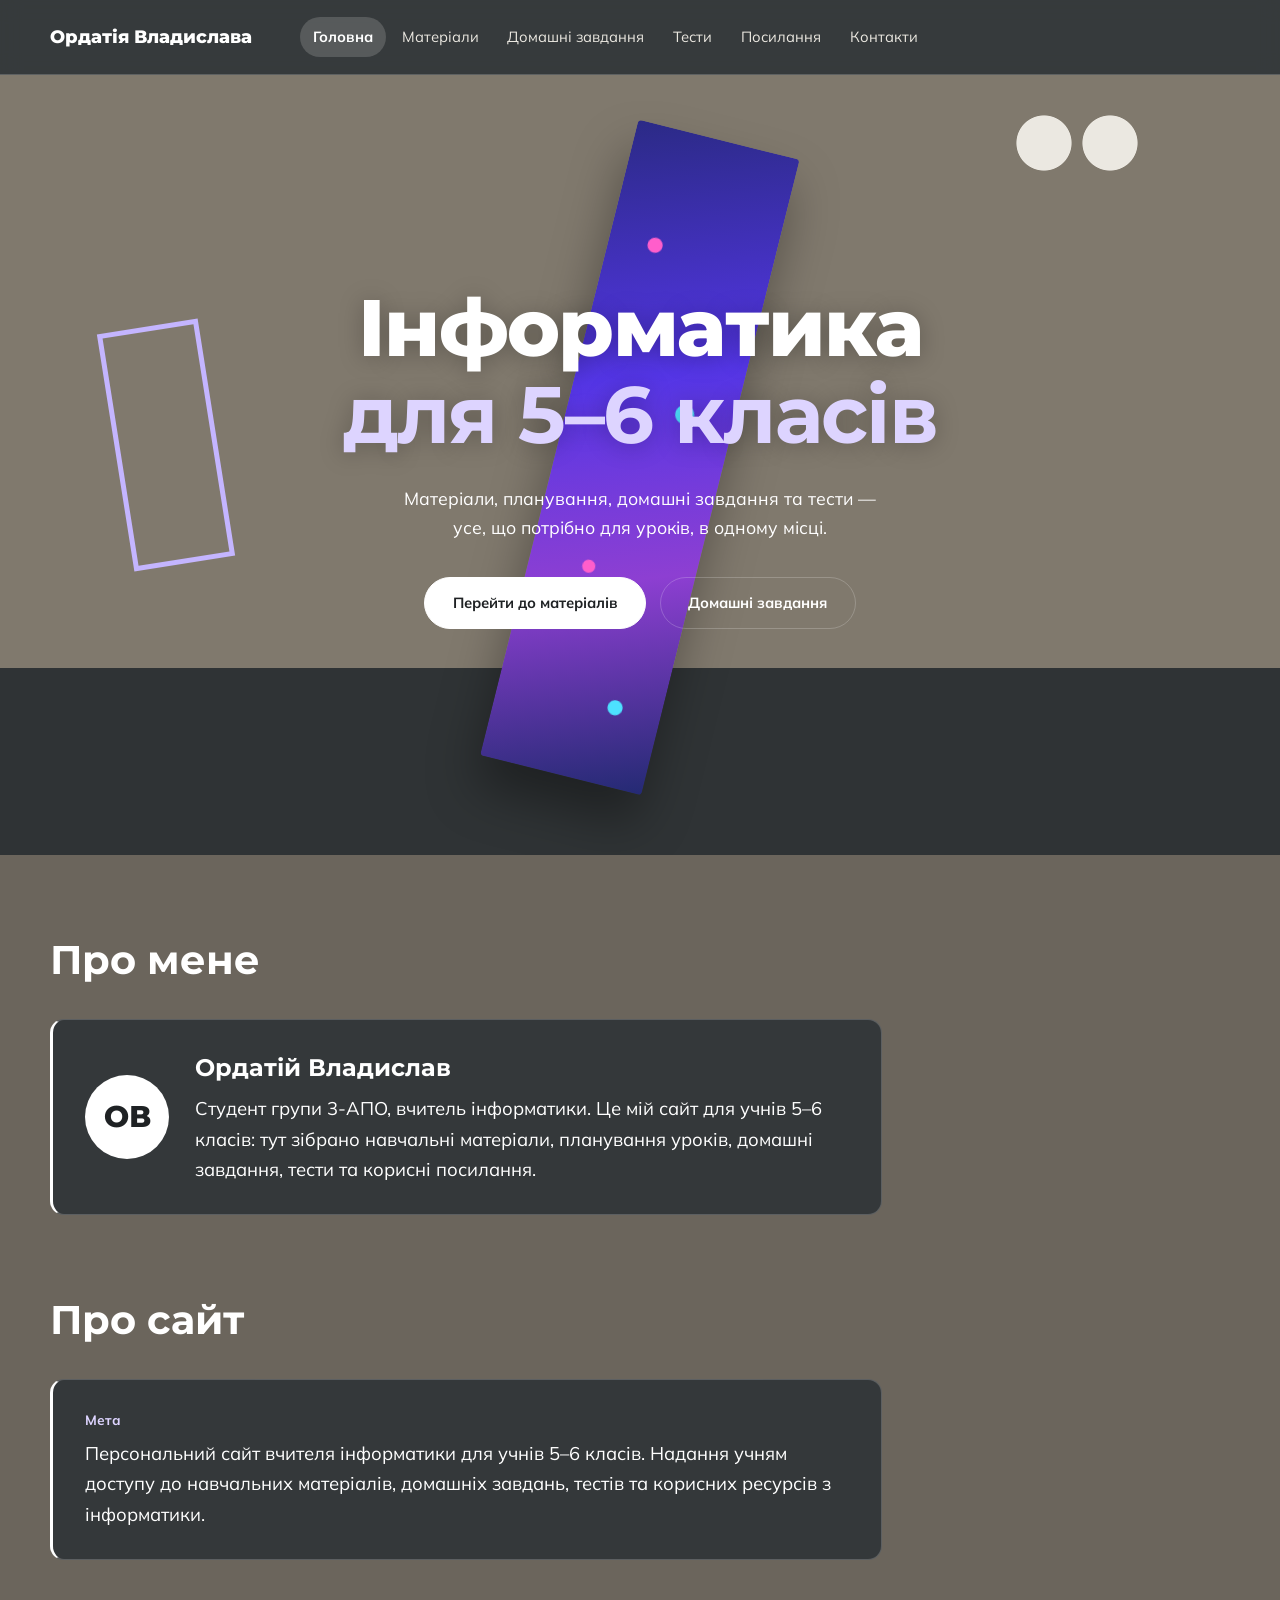
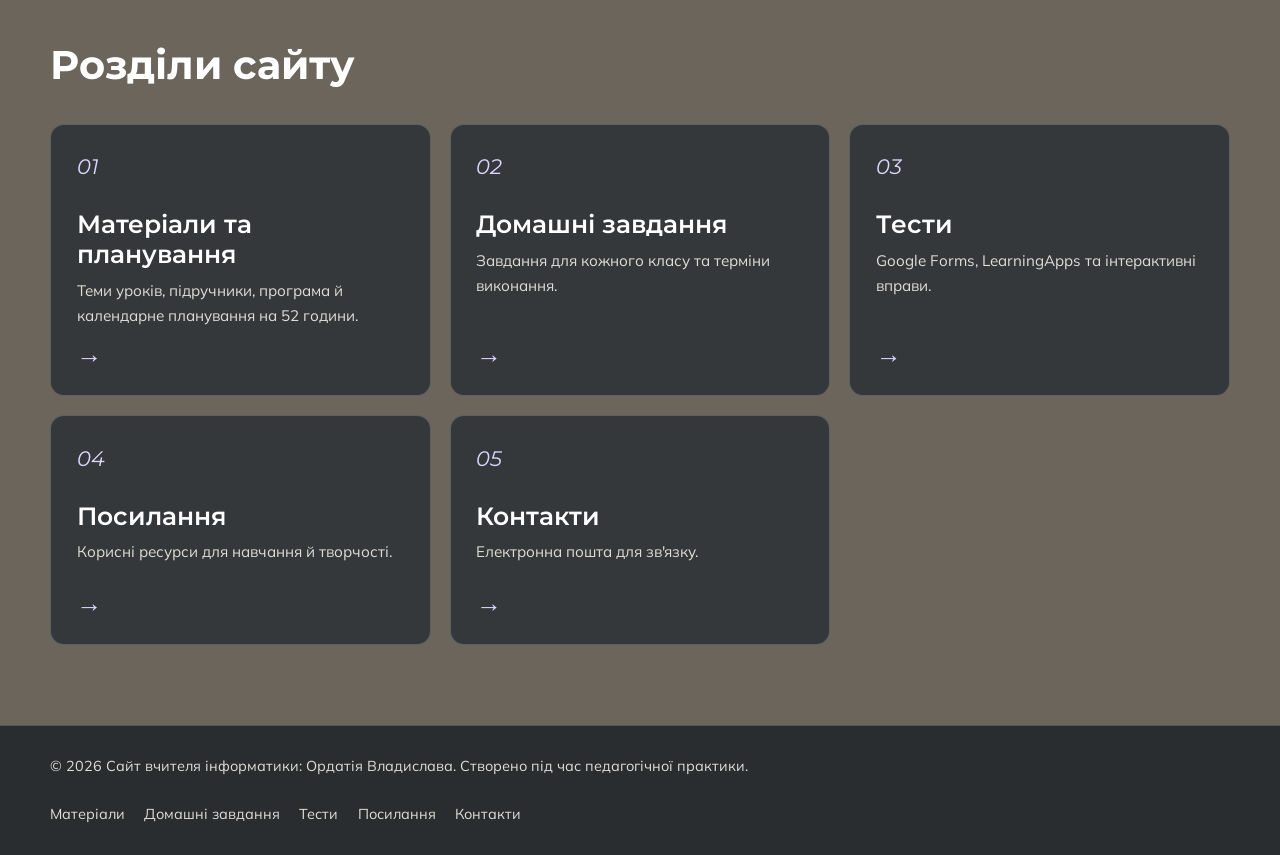
<file: index.html>
<!DOCTYPE html>
<html lang="uk">
<head>
<meta charset="UTF-8">
<meta name="viewport" content="width=device-width, initial-scale=1">
<title>Ордатія Владислава</title>
<meta name="description" content="Персональний сайт вчителя інформатики для учнів 5–6 класів: матеріали, планування, домашні завдання, тести та корисні ресурси.">
<link rel="preconnect" href="https://fonts.googleapis.com">
<link rel="preconnect" href="https://fonts.gstatic.com" crossorigin>
<link href="https://fonts.googleapis.com/css2?family=Mulish:wght@400;600;700;800&family=Montserrat:wght@500;600;700;800&display=swap" rel="stylesheet">
<link rel="stylesheet" href="style.css">
</head>
<body>
<header class="bar">
  <div class="wrap">
    <a class="brand" href="index.html">Ордатія Владислава</a>
    <nav id="menu" aria-label="Головне меню"><ul><li><a href="index.html" aria-current="page">Головна</a></li><li><a href="materials.html">Матеріали</a></li><li><a href="homework.html">Домашні завдання</a></li><li><a href="tests.html">Тести</a></li><li><a href="links.html">Посилання</a></li><li><a href="contacts.html">Контакти</a></li></ul></nav>
    <button class="burger" aria-expanded="false" aria-controls="menu">Меню</button>
  </div>
</header>
<main>
<section class="hero">
  <div class="hero-art" aria-hidden="true"><span>5–6</span></div>
  <div class="wrap hero-inner">
    <h1>Інформатика <em>для 5–6 класів</em></h1>
    <p class="hero-sub">Матеріали, планування, домашні завдання та тести — усе, що потрібно для уроків, в одному місці.</p>
    <div class="btns"><a class="btn gold" href="materials.html">Перейти до матеріалів</a><a class="btn" href="homework.html">Домашні завдання</a></div>
  </div>
</section>
<section class="section"><div class="wrap">
  <h2>Про мене</h2>
  <div class="about-card about-me"><div class="ava" aria-hidden="true">ОВ</div><div><h3>Ордатій Владислав</h3><p>Студент групи 3-АПО, вчитель інформатики. Це мій сайт для учнів 5–6 класів: тут зібрано навчальні матеріали, планування уроків, домашні завдання, тести та корисні посилання.</p></div></div>
</div></section>
<section class="section"><div class="wrap">
  <h2>Про сайт</h2>
  <div class="about-card"><small>Мета</small>Персональний сайт вчителя інформатики для учнів 5–6 класів. Надання учням доступу до навчальних матеріалів, домашніх завдань, тестів та корисних ресурсів з інформатики.</div>
</div></section>
<section class="section"><div class="wrap"><h2>Розділи сайту</h2><div class="index-grid"><a class="tile" href="materials.html"><span class="num">01</span><div><h3>Матеріали та планування</h3><p>Теми уроків, підручники, програма й календарне планування на 52 години.</p></div><span class="arrow" aria-hidden="true">→</span></a><a class="tile" href="homework.html"><span class="num">02</span><div><h3>Домашні завдання</h3><p>Завдання для кожного класу та терміни виконання.</p></div><span class="arrow" aria-hidden="true">→</span></a><a class="tile" href="tests.html"><span class="num">03</span><div><h3>Тести</h3><p>Google Forms, LearningApps та інтерактивні вправи.</p></div><span class="arrow" aria-hidden="true">→</span></a><a class="tile" href="links.html"><span class="num">04</span><div><h3>Посилання</h3><p>Корисні ресурси для навчання й творчості.</p></div><span class="arrow" aria-hidden="true">→</span></a><a class="tile" href="contacts.html"><span class="num">05</span><div><h3>Контакти</h3><p>Електронна пошта для зв'язку.</p></div><span class="arrow" aria-hidden="true">→</span></a></div></div></section>
</main>
<footer>
  <div class="wrap">
    <span>© 2026 Сайт вчителя інформатики: Ордатія Владислава. Створено під час педагогічної практики.</span>
    <ul><li><a href="materials.html">Матеріали</a></li><li><a href="homework.html">Домашні завдання</a></li><li><a href="tests.html">Тести</a></li><li><a href="links.html">Посилання</a></li><li><a href="contacts.html">Контакти</a></li></ul>
  </div>
</footer>
<script src="script.js"></script>
</body>
</html>
</file>
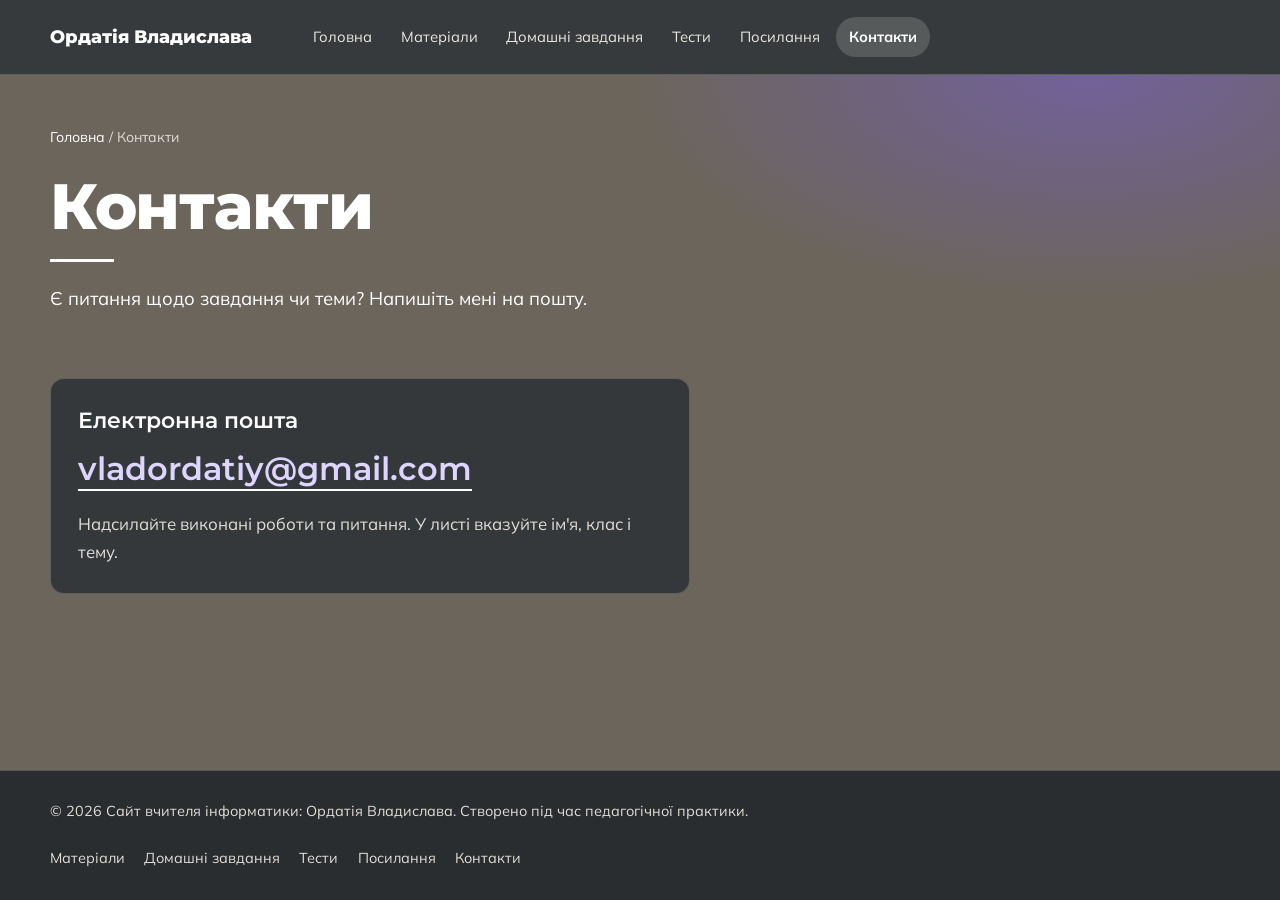
<file: contacts.html>
<!DOCTYPE html>
<html lang="uk">
<head>
<meta charset="UTF-8">
<meta name="viewport" content="width=device-width, initial-scale=1">
<title>Контакти — Ордатія Владислава</title>
<meta name="description" content="Персональний сайт вчителя інформатики для учнів 5–6 класів: матеріали, планування, домашні завдання, тести та корисні ресурси.">
<link rel="preconnect" href="https://fonts.googleapis.com">
<link rel="preconnect" href="https://fonts.gstatic.com" crossorigin>
<link href="https://fonts.googleapis.com/css2?family=Mulish:wght@400;600;700;800&family=Montserrat:wght@500;600;700;800&display=swap" rel="stylesheet">
<link rel="stylesheet" href="style.css">
</head>
<body>
<header class="bar">
  <div class="wrap">
    <a class="brand" href="index.html">Ордатія Владислава</a>
    <nav id="menu" aria-label="Головне меню"><ul><li><a href="index.html">Головна</a></li><li><a href="materials.html">Матеріали</a></li><li><a href="homework.html">Домашні завдання</a></li><li><a href="tests.html">Тести</a></li><li><a href="links.html">Посилання</a></li><li><a href="contacts.html" aria-current="page">Контакти</a></li></ul></nav>
    <button class="burger" aria-expanded="false" aria-controls="menu">Меню</button>
  </div>
</header>
<main>
<section class="page-head"><div class="wrap">
  <p class="crumbs"><a href="index.html">Головна</a> / Контакти</p>
  <h1>Контакти</h1><p class="lead">Є питання щодо завдання чи теми? Напишіть мені на пошту.</p>
</div></section>
<div class="body">
  <section class="block flush">
    <div class="cols nob" style="grid-template-columns:minmax(0,640px)">
      <div class="cell"><h3>Електронна пошта</h3><a class="mail" href="mailto:vladordatiy@gmail.com">vladordatiy@gmail.com</a><p style="margin-top:1.2rem">Надсилайте виконані роботи та питання. У листі вказуйте ім'я, клас і тему.</p></div>
    </div>
  </section>
</div>
</main>
<footer>
  <div class="wrap">
    <span>© 2026 Сайт вчителя інформатики: Ордатія Владислава. Створено під час педагогічної практики.</span>
    <ul><li><a href="materials.html">Матеріали</a></li><li><a href="homework.html">Домашні завдання</a></li><li><a href="tests.html">Тести</a></li><li><a href="links.html">Посилання</a></li><li><a href="contacts.html">Контакти</a></li></ul>
  </div>
</footer>
<script src="script.js"></script>
</body>
</html>
</file>
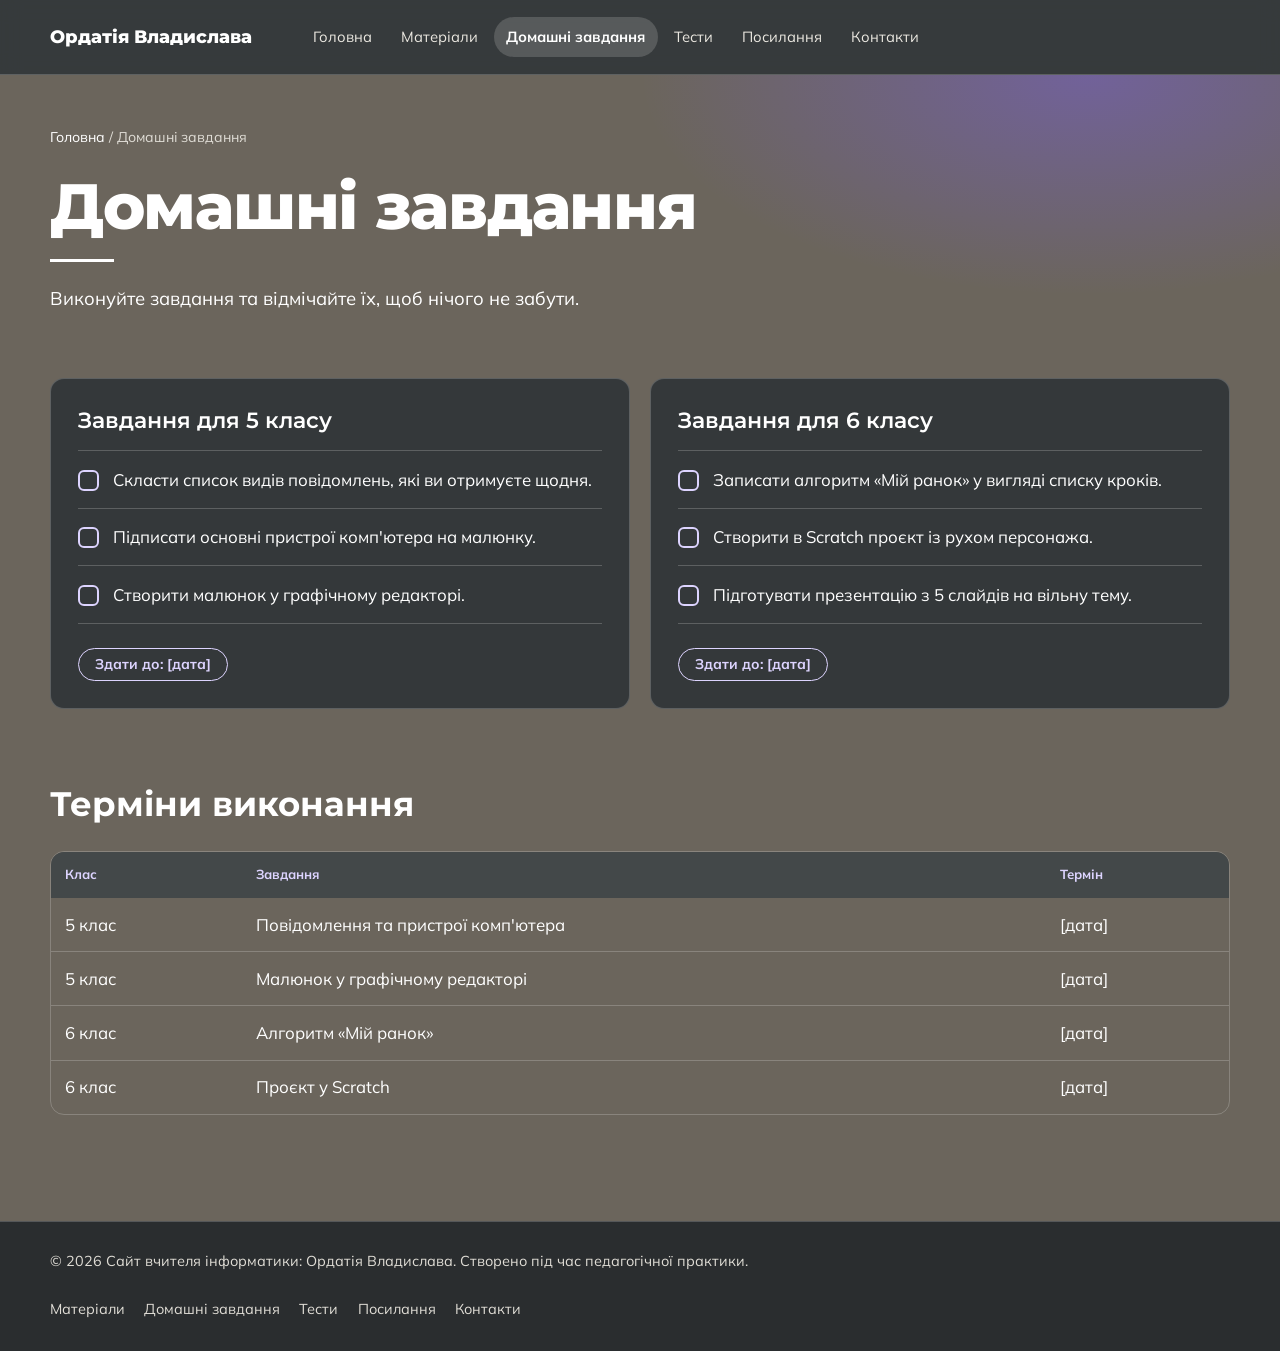
<file: homework.html>
<!DOCTYPE html>
<html lang="uk">
<head>
<meta charset="UTF-8">
<meta name="viewport" content="width=device-width, initial-scale=1">
<title>Домашні завдання — Ордатія Владислава</title>
<meta name="description" content="Персональний сайт вчителя інформатики для учнів 5–6 класів: матеріали, планування, домашні завдання, тести та корисні ресурси.">
<link rel="preconnect" href="https://fonts.googleapis.com">
<link rel="preconnect" href="https://fonts.gstatic.com" crossorigin>
<link href="https://fonts.googleapis.com/css2?family=Mulish:wght@400;600;700;800&family=Montserrat:wght@500;600;700;800&display=swap" rel="stylesheet">
<link rel="stylesheet" href="style.css">
</head>
<body>
<header class="bar">
  <div class="wrap">
    <a class="brand" href="index.html">Ордатія Владислава</a>
    <nav id="menu" aria-label="Головне меню"><ul><li><a href="index.html">Головна</a></li><li><a href="materials.html">Матеріали</a></li><li><a href="homework.html" aria-current="page">Домашні завдання</a></li><li><a href="tests.html">Тести</a></li><li><a href="links.html">Посилання</a></li><li><a href="contacts.html">Контакти</a></li></ul></nav>
    <button class="burger" aria-expanded="false" aria-controls="menu">Меню</button>
  </div>
</header>
<main>
<section class="page-head"><div class="wrap">
  <p class="crumbs"><a href="index.html">Головна</a> / Домашні завдання</p>
  <h1>Домашні завдання</h1><p class="lead">Виконуйте завдання та відмічайте їх, щоб нічого не забути.</p>
</div></section>
<div class="body">
  <section class="block flush">
    <div class="cols nob">
      <div class="cell"><h3>Завдання для 5 класу</h3><ul class="checks"><li><label><input type="checkbox"><span>Скласти список видів повідомлень, які ви отримуєте щодня.</span></label></li><li><label><input type="checkbox"><span>Підписати основні пристрої комп'ютера на малюнку.</span></label></li><li><label><input type="checkbox"><span>Створити малюнок у графічному редакторі.</span></label></li></ul><span class="tag">Здати до: [дата]</span></div>
      <div class="cell"><h3>Завдання для 6 класу</h3><ul class="checks"><li><label><input type="checkbox"><span>Записати алгоритм «Мій ранок» у вигляді списку кроків.</span></label></li><li><label><input type="checkbox"><span>Створити в Scratch проєкт із рухом персонажа.</span></label></li><li><label><input type="checkbox"><span>Підготувати презентацію з 5 слайдів на вільну тему.</span></label></li></ul><span class="tag">Здати до: [дата]</span></div>
    </div>
  </section>
  <section class="block">
    <h2>Терміни виконання</h2>
    <div class="table-scroll"><table>
      <thead><tr><th>Клас</th><th>Завдання</th><th>Термін</th></tr></thead>
      <tbody>
        <tr><td>5 клас</td><td>Повідомлення та пристрої комп'ютера</td><td>[дата]</td></tr>
        <tr><td>5 клас</td><td>Малюнок у графічному редакторі</td><td>[дата]</td></tr>
        <tr><td>6 клас</td><td>Алгоритм «Мій ранок»</td><td>[дата]</td></tr>
        <tr><td>6 клас</td><td>Проєкт у Scratch</td><td>[дата]</td></tr>
      </tbody></table></div>
  </section>
</div>
</main>
<footer>
  <div class="wrap">
    <span>© 2026 Сайт вчителя інформатики: Ордатія Владислава. Створено під час педагогічної практики.</span>
    <ul><li><a href="materials.html">Матеріали</a></li><li><a href="homework.html">Домашні завдання</a></li><li><a href="tests.html">Тести</a></li><li><a href="links.html">Посилання</a></li><li><a href="contacts.html">Контакти</a></li></ul>
  </div>
</footer>
<script src="script.js"></script>
</body>
</html>
</file>
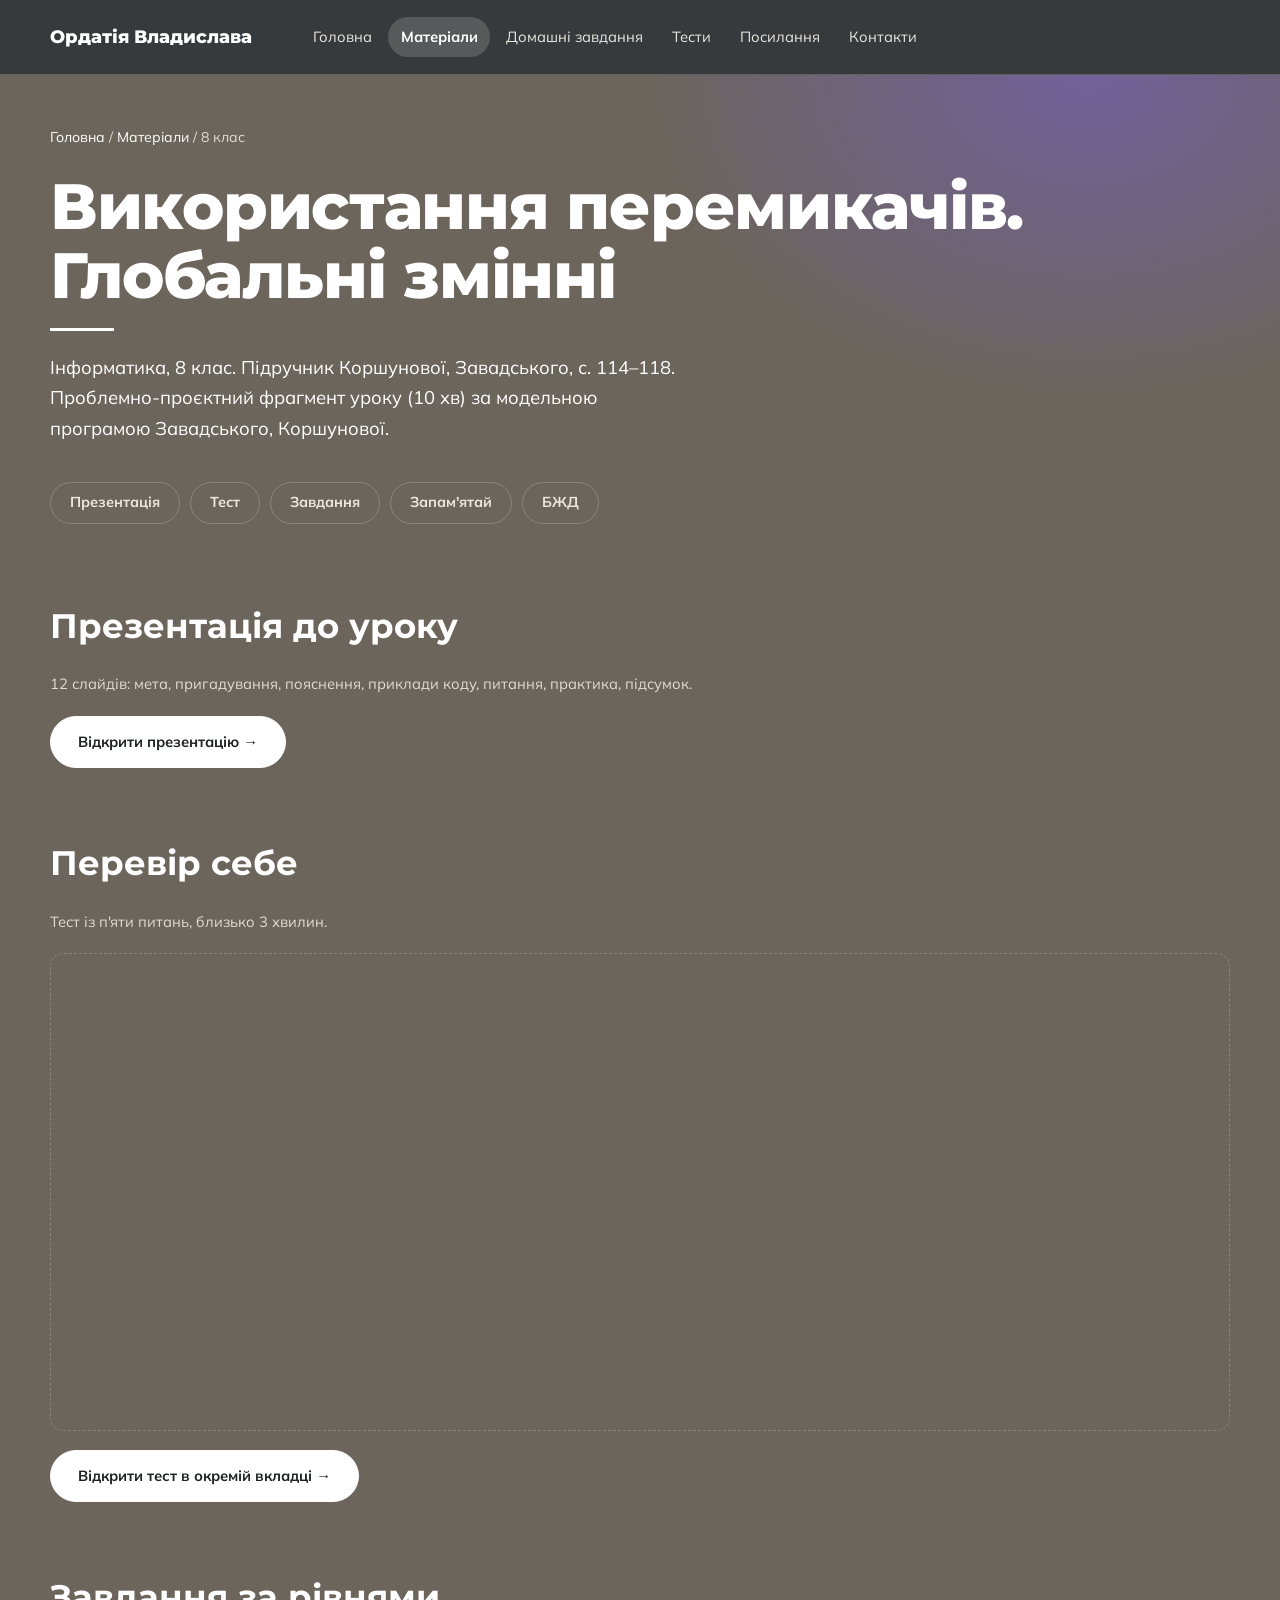
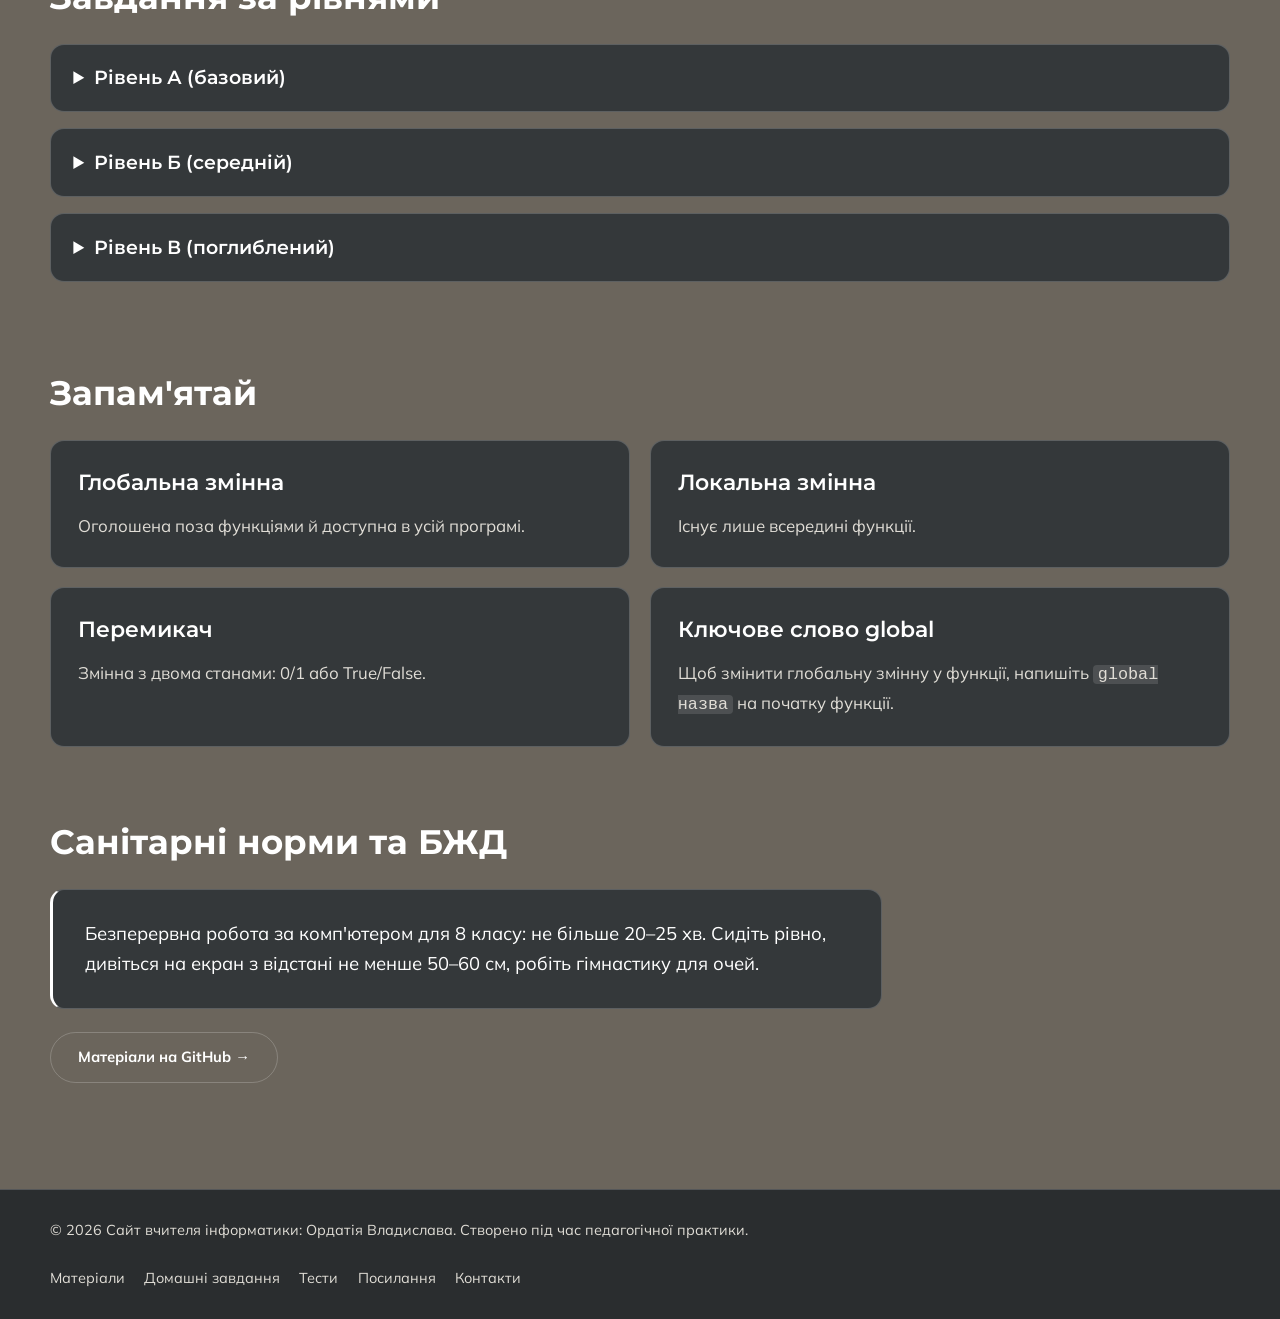
<file: lesson-switches.html>
<!DOCTYPE html>
<html lang="uk">
<head>
<meta charset="UTF-8">
<meta name="viewport" content="width=device-width, initial-scale=1">
<title>Перемикачі та глобальні змінні — Ордатія Владислава</title>
<meta name="description" content="Матеріали уроку інформатики для 8 класу: використання перемикачів, глобальні змінні.">
<link rel="preconnect" href="https://fonts.googleapis.com">
<link rel="preconnect" href="https://fonts.gstatic.com" crossorigin>
<link href="https://fonts.googleapis.com/css2?family=Mulish:wght@400;600;700;800&family=Montserrat:wght@500;600;700;800&display=swap" rel="stylesheet">
<link rel="stylesheet" href="style.css">
<style>
  pre.code{background:#1f2224;color:#eef0f3;border:1px solid var(--line);border-radius:10px;padding:1rem 1.2rem;overflow-x:auto;font:.92rem/1.55 Consolas,"Courier New",monospace;margin:1rem 0}
  code{font-family:Consolas,"Courier New",monospace;background:rgba(255,255,255,.12);padding:0 .3em;border-radius:4px}
  pre.code code{background:none;padding:0}
  .lvl{background:var(--card);border:1px solid var(--line);border-radius:14px;margin-bottom:1rem;overflow:hidden}
  .lvl summary{cursor:pointer;padding:1.1rem 1.4rem;font-family:var(--serif);font-weight:600;font-size:1.2rem}
  .lvl > div{padding:0 1.4rem 1.2rem;border-top:1px solid var(--line)}
  .lvl p{margin-top:1rem;color:var(--mute)}
  .embed{border:1px dashed var(--line);border-radius:14px;padding:1.5rem;color:var(--mute)}
  .embed iframe{width:100%;min-height:420px;border:0;border-radius:10px}
  .rows li.two{grid-template-columns:1fr}
</style>
</head>
<body>
<header class="bar">
  <div class="wrap">
    <a class="brand" href="index.html">Ордатія Владислава</a>
    <nav id="menu" aria-label="Головне меню"><ul><li><a href="index.html">Головна</a></li><li><a href="materials.html" aria-current="page">Матеріали</a></li><li><a href="homework.html">Домашні завдання</a></li><li><a href="tests.html">Тести</a></li><li><a href="links.html">Посилання</a></li><li><a href="contacts.html">Контакти</a></li></ul></nav>
    <button class="burger" aria-expanded="false" aria-controls="menu">Меню</button>
  </div>
</header>
<main>
<section class="page-head"><div class="wrap">
  <p class="crumbs"><a href="index.html">Головна</a> / <a href="materials.html">Матеріали</a> / 8 клас</p>
  <h1>Використання перемикачів. Глобальні змінні</h1>
  <p class="lead">Інформатика, 8 клас. Підручник Коршунової, Завадського, с. 114–118. Проблемно-проєктний фрагмент уроку (10 хв) за модельною програмою Завадського, Коршунової.</p>
</div></section>
<div class="body">
  <nav class="sub-nav" aria-label="Розділи сторінки"><a href="#slides">Презентація</a><a href="#quiz">Тест</a><a href="#tasks">Завдання</a><a href="#notes">Запам'ятай</a><a href="#safety">БЖД</a></nav>

  <section class="block" id="slides">
    <h2>Презентація до уроку</h2>
    <p class="mat-note">12 слайдів: мета, пригадування, пояснення, приклади коду, питання, практика, підсумок.</p>
    <div class="btns"><a class="btn accent" href="https://canva.link/hbnzt6uvc1fxhqu" target="_blank" rel="noopener">Відкрити презентацію →</a></div>
  </section>

  <section class="block" id="quiz">
    <h2>Перевір себе</h2>
    <p class="mat-note">Тест із п'яти питань, близько 3 хвилин.</p>
    <div class="embed"><iframe src="https://learningapps.org/watch?v=pgxeu4q4c26" title="Тест: глобальна змінна чи ні?" allowfullscreen></iframe></div>
    <div class="btns" style="margin-top:1.2rem"><a class="btn accent" href="https://learningapps.org/watch?v=pgxeu4q4c26" target="_blank" rel="noopener">Відкрити тест в окремій вкладці →</a></div>
  </section>

  <section class="block" id="tasks">
    <h2>Завдання за рівнями</h2>
    <details class="lvl"><summary>Рівень А (базовий)</summary><div>
      <p>Лампа не вимикається другим кліком. Додайте один рядок, щоб програма запрацювала.</p>
<pre class="code"><code>light = False

def switch():
    light = not light
    print("Світло:", light)

switch()
switch()</code></pre>
      <p>Підказка: Python створює локальну змінну, якщо не вказати, що вона глобальна.</p>
    </div></details>
    <details class="lvl"><summary>Рівень Б (середній)</summary><div>
      <p>Додайте лічильник <code>count</code>, який збільшується на 1 при кожному перемиканні. Після двох викликів виведіть: <code>Перемикань: 2</code>. Лічильник теж має бути глобальною змінною.</p>
    </div></details>
    <details class="lvl"><summary>Рівень В (поглиблений)</summary><div>
      <p>Створіть перемикач із трьома режимами: 0 (вимкнено), 1 (тьмяно), 2 (яскраво). Кожен виклик <code>switch()</code> переходить до наступного режиму, після 2 знову 0. Виведіть назву режиму текстом.</p>
      <p>Підказка: використайте операцію <code>%</code> (залишок від ділення).</p>
    </div></details>
  </section>

  <section class="block" id="notes">
    <h2>Запам'ятай</h2>
    <div class="cols">
      <div class="cell"><h3>Глобальна змінна</h3><p>Оголошена поза функціями й доступна в усій програмі.</p></div>
      <div class="cell"><h3>Локальна змінна</h3><p>Існує лише всередині функції.</p></div>
      <div class="cell"><h3>Перемикач</h3><p>Змінна з двома станами: 0/1 або True/False.</p></div>
      <div class="cell"><h3>Ключове слово global</h3><p>Щоб змінити глобальну змінну у функції, напишіть <code>global назва</code> на початку функції.</p></div>
    </div>
  </section>

  <section class="block" id="safety">
    <h2>Санітарні норми та БЖД</h2>
    <div class="about-card">Безперервна робота за комп'ютером для 8 класу: не більше 20–25 хв. Сидіть рівно, дивіться на екран з відстані не менше 50–60 см, робіть гімнастику для очей.</div>
    <div class="btns" style="margin-top:1.4rem"><a class="btn" href="#" target="_blank" rel="noopener">Матеріали на GitHub →</a></div>
  </section>
</div>
</main>
<footer>
  <div class="wrap">
    <span>© 2026 Сайт вчителя інформатики: Ордатія Владислава. Створено під час педагогічної практики.</span>
    <ul><li><a href="materials.html">Матеріали</a></li><li><a href="homework.html">Домашні завдання</a></li><li><a href="tests.html">Тести</a></li><li><a href="links.html">Посилання</a></li><li><a href="contacts.html">Контакти</a></li></ul>
  </div>
</footer>
<script src="script.js"></script>
</body>
</html>
</file>
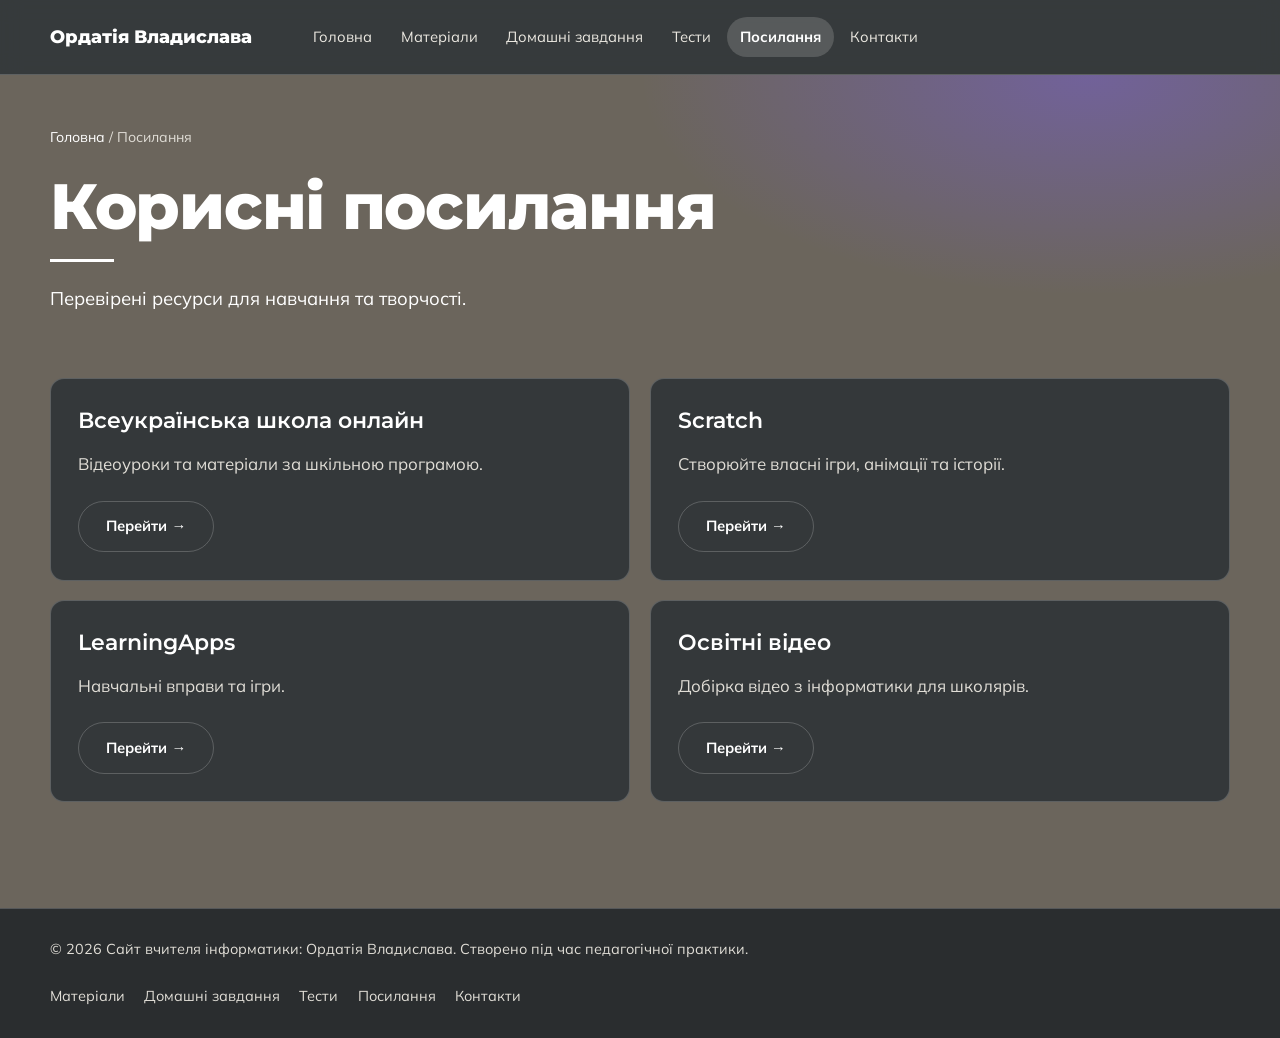
<file: links.html>
<!DOCTYPE html>
<html lang="uk">
<head>
<meta charset="UTF-8">
<meta name="viewport" content="width=device-width, initial-scale=1">
<title>Посилання — Ордатія Владислава</title>
<meta name="description" content="Персональний сайт вчителя інформатики для учнів 5–6 класів: матеріали, планування, домашні завдання, тести та корисні ресурси.">
<link rel="preconnect" href="https://fonts.googleapis.com">
<link rel="preconnect" href="https://fonts.gstatic.com" crossorigin>
<link href="https://fonts.googleapis.com/css2?family=Mulish:wght@400;600;700;800&family=Montserrat:wght@500;600;700;800&display=swap" rel="stylesheet">
<link rel="stylesheet" href="style.css">
</head>
<body>
<header class="bar">
  <div class="wrap">
    <a class="brand" href="index.html">Ордатія Владислава</a>
    <nav id="menu" aria-label="Головне меню"><ul><li><a href="index.html">Головна</a></li><li><a href="materials.html">Матеріали</a></li><li><a href="homework.html">Домашні завдання</a></li><li><a href="tests.html">Тести</a></li><li><a href="links.html" aria-current="page">Посилання</a></li><li><a href="contacts.html">Контакти</a></li></ul></nav>
    <button class="burger" aria-expanded="false" aria-controls="menu">Меню</button>
  </div>
</header>
<main>
<section class="page-head"><div class="wrap">
  <p class="crumbs"><a href="index.html">Головна</a> / Посилання</p>
  <h1>Корисні посилання</h1><p class="lead">Перевірені ресурси для навчання та творчості.</p>
</div></section>
<div class="body">
  <section class="block flush">
    <div class="cols nob">
      <div class="cell"><h3>Всеукраїнська школа онлайн</h3><p>Відеоуроки та матеріали за шкільною програмою.</p><a class="btn" href="https://lms.e-school.net.ua" target="_blank" rel="noopener">Перейти →</a></div>
      <div class="cell"><h3>Scratch</h3><p>Створюйте власні ігри, анімації та історії.</p><a class="btn" href="https://scratch.mit.edu" target="_blank" rel="noopener">Перейти →</a></div>
    </div>
    <div class="cols">
      <div class="cell"><h3>LearningApps</h3><p>Навчальні вправи та ігри.</p><a class="btn" href="https://learningapps.org" target="_blank" rel="noopener">Перейти →</a></div>
      <div class="cell"><h3>Освітні відео</h3><p>Добірка відео з інформатики для школярів.</p><a class="btn" href="#" target="_blank" rel="noopener">Перейти →</a></div>
    </div>
  </section>
</div>
</main>
<footer>
  <div class="wrap">
    <span>© 2026 Сайт вчителя інформатики: Ордатія Владислава. Створено під час педагогічної практики.</span>
    <ul><li><a href="materials.html">Матеріали</a></li><li><a href="homework.html">Домашні завдання</a></li><li><a href="tests.html">Тести</a></li><li><a href="links.html">Посилання</a></li><li><a href="contacts.html">Контакти</a></li></ul>
  </div>
</footer>
<script src="script.js"></script>
</body>
</html>
</file>
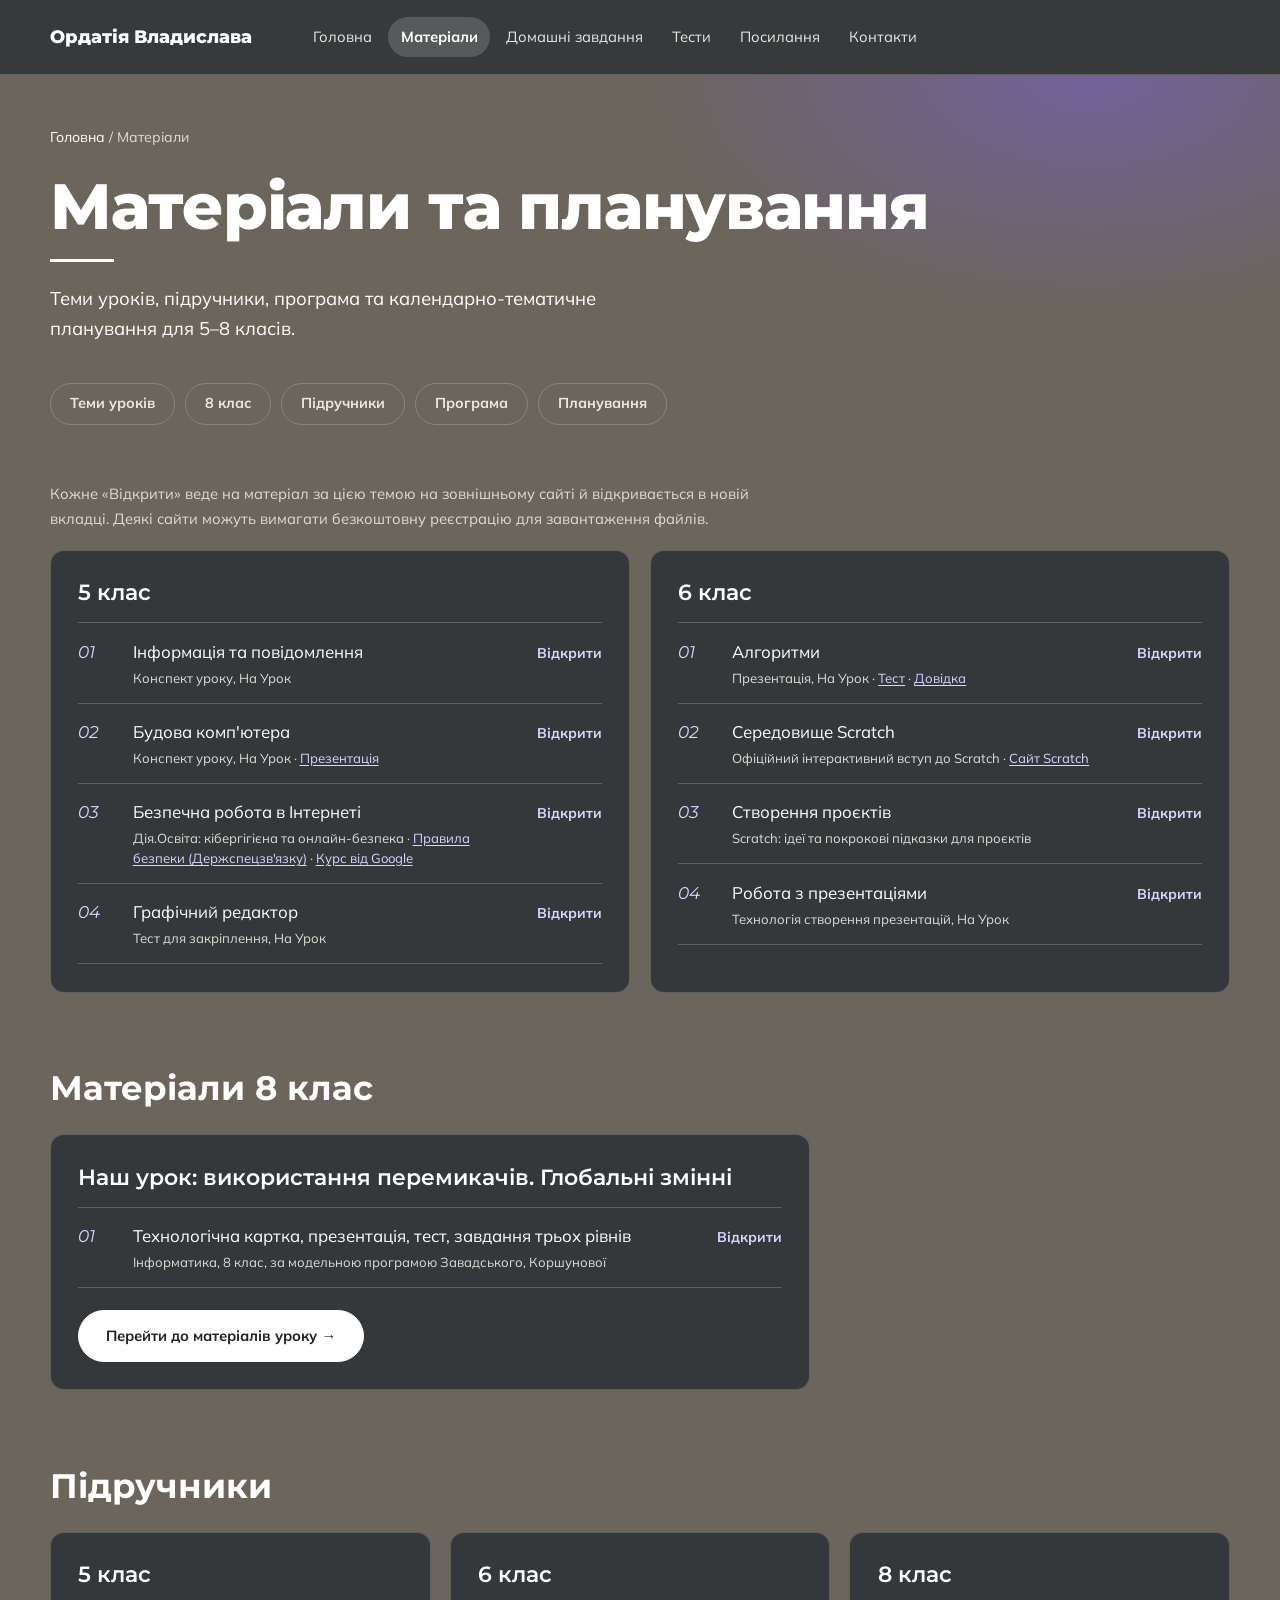
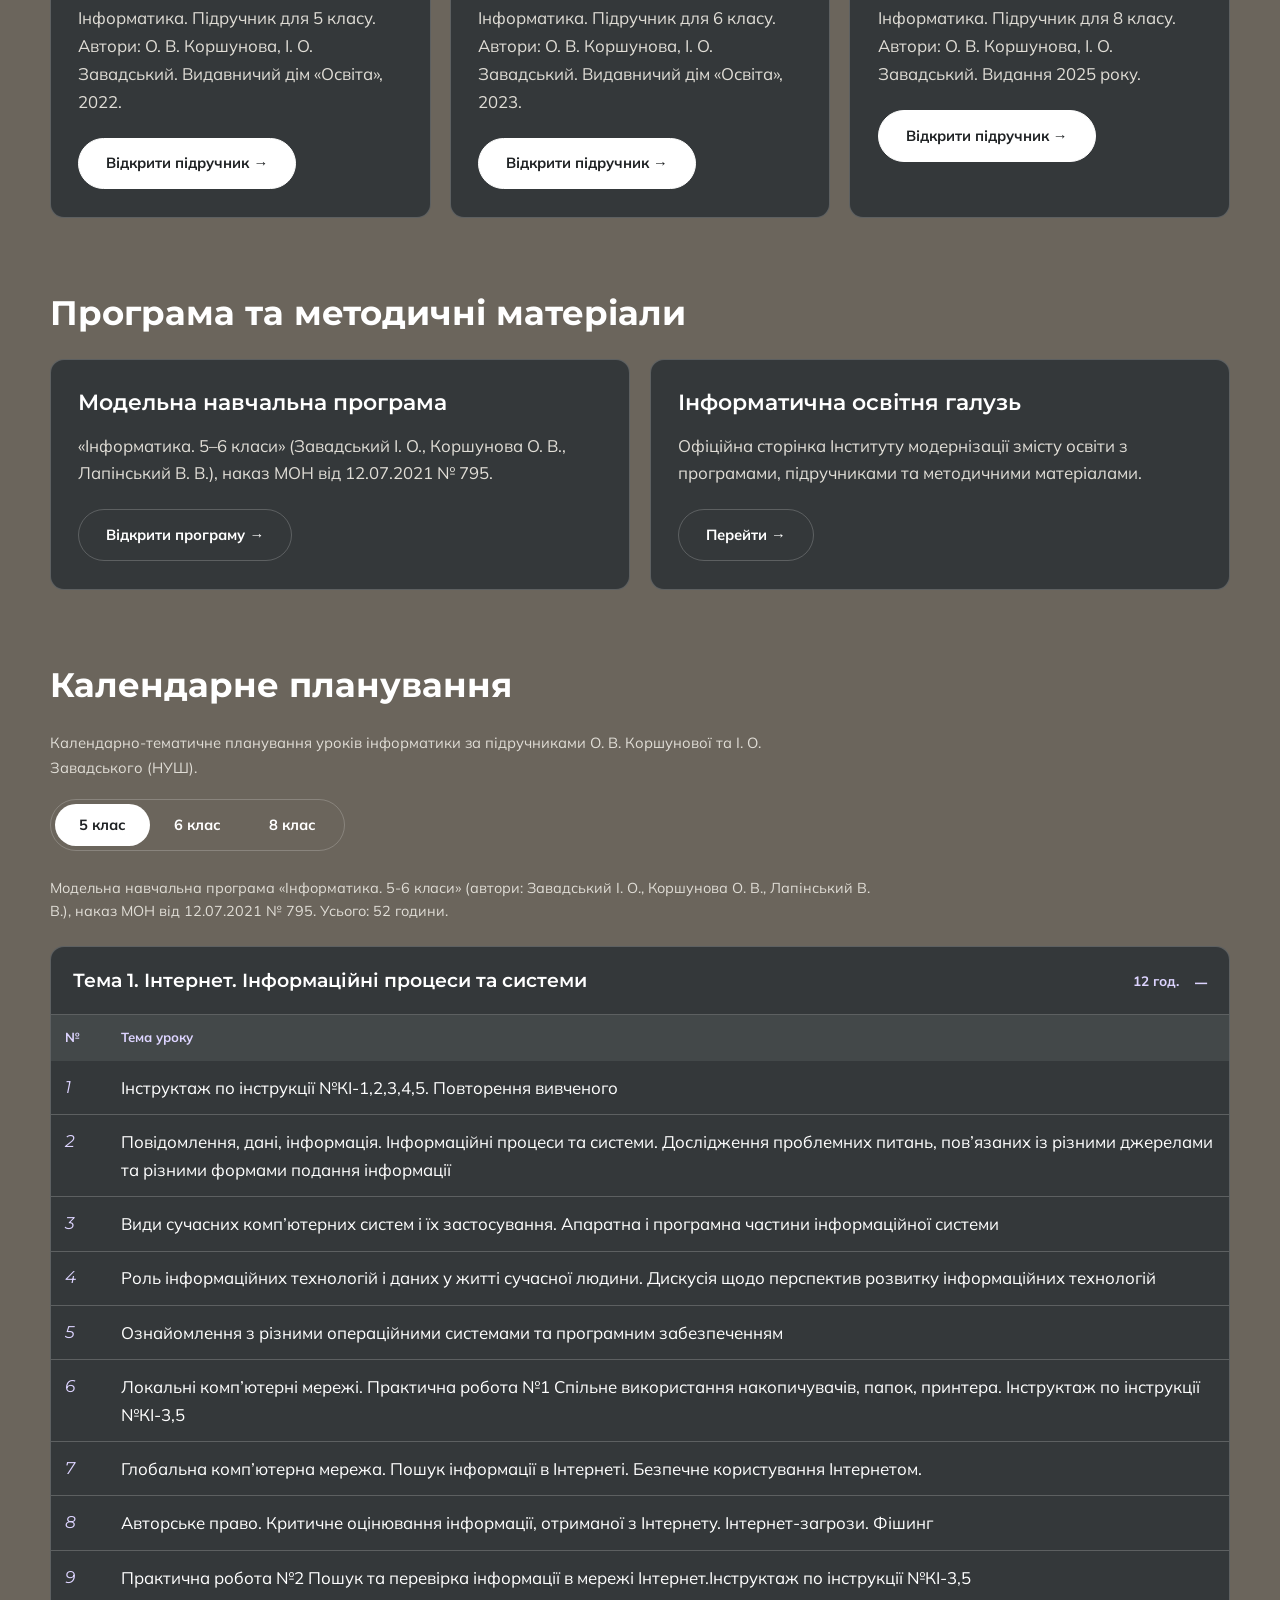
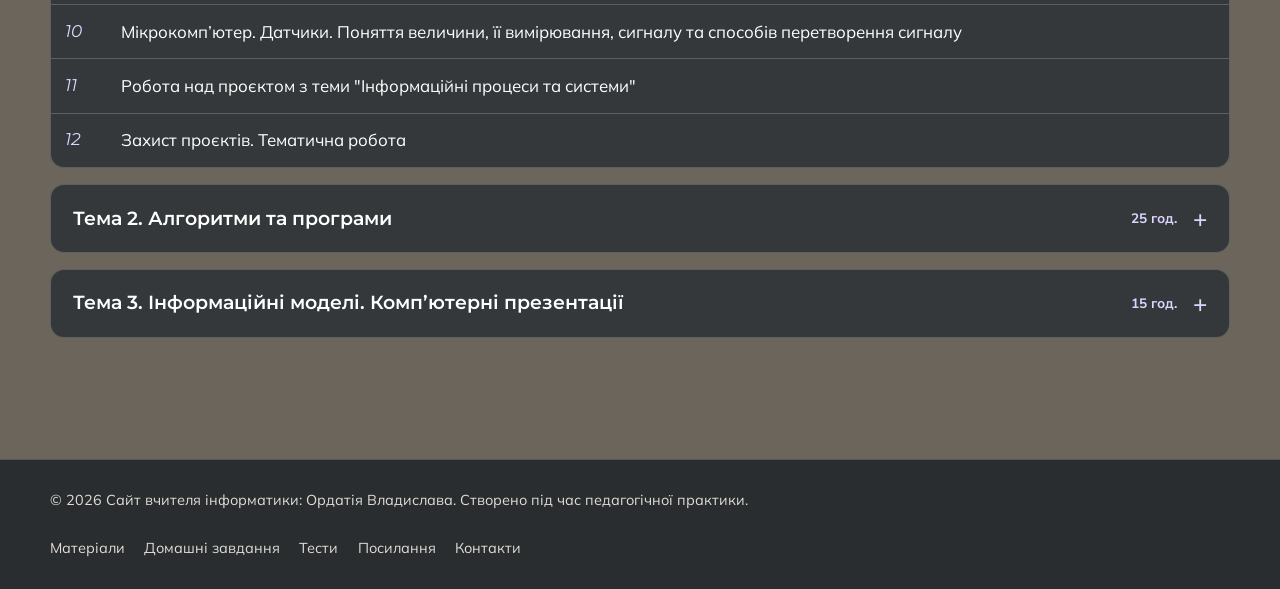
<file: materials.html>
<!DOCTYPE html>
<html lang="uk">
<head>
<meta charset="UTF-8">
<meta name="viewport" content="width=device-width, initial-scale=1">
<title>Матеріали — Ордатія Владислава</title>
<meta name="description" content="Персональний сайт вчителя інформатики для учнів 5–6 класів: матеріали, планування, домашні завдання, тести та корисні ресурси.">
<link rel="preconnect" href="https://fonts.googleapis.com">
<link rel="preconnect" href="https://fonts.gstatic.com" crossorigin>
<link href="https://fonts.googleapis.com/css2?family=Mulish:wght@400;600;700;800&family=Montserrat:wght@500;600;700;800&display=swap" rel="stylesheet">
<link rel="stylesheet" href="style.css">
</head>
<body>
<header class="bar">
  <div class="wrap">
    <a class="brand" href="index.html">Ордатія Владислава</a>
    <nav id="menu" aria-label="Головне меню"><ul><li><a href="index.html">Головна</a></li><li><a href="materials.html" aria-current="page">Матеріали</a></li><li><a href="homework.html">Домашні завдання</a></li><li><a href="tests.html">Тести</a></li><li><a href="links.html">Посилання</a></li><li><a href="contacts.html">Контакти</a></li></ul></nav>
    <button class="burger" aria-expanded="false" aria-controls="menu">Меню</button>
  </div>
</header>
<main>
<section class="page-head"><div class="wrap">
  <p class="crumbs"><a href="index.html">Головна</a> / Матеріали</p>
  <h1>Матеріали та планування</h1><p class="lead">Теми уроків, підручники, програма та календарно-тематичне планування для 5–8 класів.</p>
</div></section>
<div class="body">
  <nav class="sub-nav" aria-label="Розділи сторінки"><a href="#topics">Теми уроків</a><a href="#grade8">8 клас</a><a href="#textbooks">Підручники</a><a href="#program">Програма</a><a href="#planning">Планування</a></nav>
  <section class="block flush" id="topics">
    <p class="mat-note">Кожне «Відкрити» веде на матеріал за цією темою на зовнішньому сайті й відкривається в новій вкладці. Деякі сайти можуть вимагати безкоштовну реєстрацію для завантаження файлів.</p>
    <div class="cols nob">
      <div class="cell"><h3>5 клас</h3><ul class="rows"><li><span class="n">01</span><span>Інформація та повідомлення<small class="src">Конспект уроку, На Урок</small></span><a class="go" href="https://naurok.com.ua/urok-pravila-povedinki-i-bzh-v-komp-yuternomu-klasi-ponyattya-informaci-povidomlennya-44159.html" target="_blank" rel="noopener">Відкрити</a></li><li><span class="n">02</span><span>Будова комп'ютера<small class="src">Конспект уроку, На Урок · <a href="https://naurok.com.ua/aparatna-ta-programna-chastini-informaciyno-sistemi-301581.html" target="_blank" rel="noopener">Презентація</a></small></span><a class="go" href="https://naurok.com.ua/urok-skladovi-komp-yuteriv-ta-h-priznachennya-aparatna-i-programna-skladovi-informaciyno-sistemi-148172.html" target="_blank" rel="noopener">Відкрити</a></li><li><span class="n">03</span><span>Безпечна робота в Інтернеті<small class="src">Дія.Освіта: кібергігієна та онлайн-безпека · <a href="https://www.kmu.gov.ua/news/bezpeka-u-kiberprostori-pid-chas-onlain-navchannia-holovni-pravyla-dlia-ditei-ta-batkiv" target="_blank" rel="noopener">Правила безпеки (Держспецзв'язку)</a> · <a href="https://osvita.ua/school/62568/" target="_blank" rel="noopener">Курс від Google</a></small></span><a class="go" href="https://osvita.diia.gov.ua/catalog/topic/cyber-hygiene-and-online-safety" target="_blank" rel="noopener">Відкрити</a></li><li><span class="n">04</span><span>Графічний редактор<small class="src">Тест для закріплення, На Урок</small></span><a class="go" href="https://naurok.com.ua/test/uzagalnennya-z-temi-grafichniy-redaktor-paint-4567-615865.html" target="_blank" rel="noopener">Відкрити</a></li></ul></div>
      <div class="cell"><h3>6 клас</h3><ul class="rows"><li><span class="n">01</span><span>Алгоритми<small class="src">Презентація, На Урок · <a href="https://naurok.com.ua/test/vkladeni-algoritmichni-strukturi-povtorennya-ta-rozgaluzhennya-1416969.html" target="_blank" rel="noopener">Тест</a> · <a href="https://uk.wikipedia.org/wiki/Алгоритм" target="_blank" rel="noopener">Довідка</a></small></span><a class="go" href="https://naurok.com.ua/ptezentaciya-na-temu-vkladeni-algoritmichni-strukturi-povtorennya-ta-rozgaluzhennya-162383.html" target="_blank" rel="noopener">Відкрити</a></li><li><span class="n">02</span><span>Середовище Scratch<small class="src">Офіційний інтерактивний вступ до Scratch · <a href="https://scratch.mit.edu" target="_blank" rel="noopener">Сайт Scratch</a></small></span><a class="go" href="https://scratch.mit.edu/projects/editor/?tutorial=getStarted" target="_blank" rel="noopener">Відкрити</a></li><li><span class="n">03</span><span>Створення проєктів<small class="src">Scratch: ідеї та покрокові підказки для проєктів</small></span><a class="go" href="https://scratch.mit.edu/ideas" target="_blank" rel="noopener">Відкрити</a></li><li><span class="n">04</span><span>Робота з презентаціями<small class="src">Технологія створення презентацій, На Урок</small></span><a class="go" href="https://naurok.com.ua/tehnologiya-stvorennya-prezentaciy-v-power-point-81681.html" target="_blank" rel="noopener">Відкрити</a></li></ul></div>
    </div>
  </section>
  <section class="block flush" id="grade8">
    <h2>Матеріали 8 клас</h2>
    <div class="cols nob" style="grid-template-columns:minmax(0,760px)">
      <div class="cell"><h3>Наш урок: використання перемикачів. Глобальні змінні</h3>
        <ul class="rows"><li><span class="n">01</span><span>Технологічна картка, презентація, тест, завдання трьох рівнів<small class="src">Інформатика, 8 клас, за модельною програмою Завадського, Коршунової</small></span><a class="go" href="lesson-switches.html">Відкрити</a></li></ul>
        <a class="btn accent" href="lesson-switches.html">Перейти до матеріалів уроку →</a>
      </div>
    </div>
  </section>
  <section class="block flush" id="textbooks">
    <h2>Підручники</h2>
    <div class="cols three">
      <div class="cell"><h3>5 клас</h3><p>Інформатика. Підручник для 5 класу. Автори: О. В. Коршунова, І. О. Завадський. Видавничий дім «Освіта», 2022.</p><a class="btn accent" href="https://shkola.in.ua/2681-informatyka-5-klas-korshunova.html" target="_blank" rel="noopener">Відкрити підручник →</a></div>
      <div class="cell"><h3>6 клас</h3><p>Інформатика. Підручник для 6 класу. Автори: О. В. Коршунова, І. О. Завадський. Видавничий дім «Освіта», 2023.</p><a class="btn accent" href="https://osvita.ua/school/textbook/6klas/83874/" target="_blank" rel="noopener">Відкрити підручник →</a></div>
      <div class="cell"><h3>8 клас</h3><p>Інформатика. Підручник для 8 класу. Автори: О. В. Коршунова, І. О. Завадський. Видання 2025 року.</p><a class="btn accent" href="https://shkola.in.ua/1913-informatyka-8-klas-korshunova.html" target="_blank" rel="noopener">Відкрити підручник →</a></div>
    </div>
  </section>
  <section class="block flush" id="program">
    <h2>Програма та методичні матеріали</h2>
    <div class="cols">
      <div class="cell"><h3>Модельна навчальна програма</h3><p>«Інформатика. 5–6 класи» (Завадський І. О., Коршунова О. В., Лапінський В. В.), наказ МОН від 12.07.2021 № 795.</p><a class="btn" href="https://osvita.ua/school/program/program-5-9/83156/" target="_blank" rel="noopener">Відкрити програму →</a></div>
      <div class="cell"><h3>Інформатична освітня галузь</h3><p>Офіційна сторінка Інституту модернізації змісту освіти з програмами, підручниками та методичними матеріалами.</p><a class="btn" href="https://imzo.gov.ua/informatychna-osvitnia-haluz/" target="_blank" rel="noopener">Перейти →</a></div>
    </div>
  </section>
  <section class="block flush" id="planning">
    <h2>Календарне планування</h2>
    <p class="mat-note">Календарно-тематичне планування уроків інформатики за підручниками О. В. Коршунової та І. О. Завадського (НУШ).</p>
    <div class="tabs" role="tablist">
      <button class="tab" role="tab" id="tab5" aria-selected="true" aria-controls="plan5">5 клас</button>
      <button class="tab" role="tab" id="tab6" aria-selected="false" aria-controls="plan6">6 клас</button>
      <button class="tab" role="tab" id="tab8" aria-selected="false" aria-controls="plan8">8 клас</button>
    </div>
    <div class="plan-panel" id="plan5" role="tabpanel" aria-labelledby="tab5"><p class="plan-meta">Модельна навчальна програма «Інформатика. 5-6 класи» (автори: Завадський І. О., Коршунова О. В., Лапінський В. В.), наказ МОН від 12.07.2021 № 795. Усього: 52 години.</p><details class="plan-topic" open>
<summary><span>Тема 1. Інтернет. Інформаційні процеси та системи</span><em>12 год.</em></summary>
<div class="table-scroll"><table class="plan-table"><thead><tr><th>№</th><th>Тема уроку</th></tr></thead><tbody>
<tr><td>1</td><td>Інструктаж по інструкції №КІ-1,2,3,4,5. Повторення вивченого</td></tr>
<tr><td>2</td><td>Повідомлення, дані, інформація. Інформаційні процеси та системи. Дослідження проблемних питань, пов’язаних із різними джерелами та різними формами подання інформації</td></tr>
<tr><td>3</td><td>Види сучасних комп’ютерних систем і їх застосування. Апаратна і програмна частини інформаційної системи</td></tr>
<tr><td>4</td><td>Роль інформаційних технологій і даних у житті сучасної людини. Дискусія щодо перспектив розвитку інформаційних технологій</td></tr>
<tr><td>5</td><td>Ознайомлення з різними операційними системами та програмним забезпеченням</td></tr>
<tr><td>6</td><td>Локальні комп’ютерні мережі. Практична робота №1 Спільне використання накопичувачів, папок, принтера. Інструктаж по інструкції №КІ-3,5</td></tr>
<tr><td>7</td><td>Глобальна комп’ютерна мережа. Пошук інформації в Інтернеті. Безпечне користування Інтернетом.</td></tr>
<tr><td>8</td><td>Авторське право. Критичне оцінювання інформації, отриманої з Інтернету. Інтернет-загрози. Фішинг</td></tr>
<tr><td>9</td><td>Практична робота №2  Пошук та перевірка інформації в мережі Інтернет.Інструктаж по інструкції №КІ-3,5</td></tr>
<tr><td>10</td><td>Мікрокомп’ютер. Датчики. Поняття величини, її вимірювання, сигналу та способів перетворення сигналу</td></tr>
<tr><td>11</td><td>Робота над проєктом з теми &quot;Інформаційні процеси та системи&quot;</td></tr>
<tr><td>12</td><td>Захист проєктів. Тематична робота</td></tr>
</tbody></table></div></details>
<details class="plan-topic">
<summary><span>Тема 2. Алгоритми та програми</span><em>25 год.</em></summary>
<div class="table-scroll"><table class="plan-table"><thead><tr><th>№</th><th>Тема уроку</th></tr></thead><tbody>
<tr><td>13</td><td>Виконавці алгоритмів та їх системи команд. Способи опису алгоритму. Програма. Середовище опису й виконання алгоритмів</td></tr>
<tr><td>14</td><td>Виконавці алгоритмів та їх системи команд. Способи опису алгоритму. Програма. Середовище опису й виконання алгоритмів</td></tr>
<tr><td>15</td><td>Лінійні алгоритми. Створення програм, що візуалізують поняття кута</td></tr>
<tr><td>16</td><td>Створення програм, що візуалізують поняття кута та видів трикутників за кутами</td></tr>
<tr><td>17</td><td>Створення та програмування алгоритмів малювання та руху об’єктів на площині, що містять лінійні структури</td></tr>
<tr><td>18</td><td>Поняття про від’ємні числа, координатну вісь та координатну площину.  Креслення геометричних фігур</td></tr>
<tr><td>19</td><td>Поняття про від’ємні числа, координатну вісь та координатну площину.  Креслення геометричних фігур</td></tr>
<tr><td>20</td><td>Алгоритми з повтореннями</td></tr>
<tr><td>21</td><td>Створення та програмування алгоритмів малювання та руху об’єктів на площині, що містять повторення</td></tr>
<tr><td>22</td><td>Створення та програмування алгоритмів малювання та руху об’єктів на площині, що містять повторення</td></tr>
<tr><td>23</td><td>Створення та програмування алгоритмів малювання та руху об’єктів на площині, що містять повторення</td></tr>
<tr><td>24</td><td>Алгоритми з розгалуженнями</td></tr>
<tr><td>25</td><td>Алгоритми з розгалуженнями</td></tr>
<tr><td>26</td><td>Створення та програмування алгоритмів малювання та руху об’єктів на площині, що містять лінійні структури, розгалуження та повторення</td></tr>
<tr><td>27</td><td>Створення та програмування алгоритмів малювання та руху об’єктів на площині, що містять лінійні структури, розгалуження та повторення</td></tr>
<tr class="sem"><td colspan="2">ІІ Семестр</td></tr>
<tr><td>28</td><td>Створення та програмування алгоритмів малювання та руху об’єктів на площині, що містять лінійні структури, розгалуження та повторення</td></tr>
<tr><td>29</td><td>Створення програм, що візуалізують дії зі звичайними дробами з однаковим знаменником</td></tr>
<tr><td>30</td><td>Створення програм, що візуалізують дії зі звичайними дробами з однаковим знаменником</td></tr>
<tr><td>31</td><td>Програмне та програмоване обчислення периметра трикутника, площі та периметра прямокутника, об’єму прямокутного паралелепіпеда</td></tr>
<tr><td>32</td><td>Програмне та програмоване обчислення периметра трикутника, площі та периметра прямокутника, об’єму прямокутного паралелепіпеда</td></tr>
<tr><td>33</td><td>Програмування лінійних алгоритмів, а також алгоритмів із розгалуженнями та повтореннями на мікрокомп’ютерах.</td></tr>
<tr><td>34</td><td>Програмування лінійних алгоритмів, а також алгоритмів із розгалуженнями та повтореннями на мікрокомп’ютерах.</td></tr>
<tr><td>35</td><td>Робота над проєктом з теми &quot;Алгоритми та програми&quot;</td></tr>
<tr><td>36</td><td>Робота над проєктом з теми &quot;Алгоритми та програми&quot;</td></tr>
<tr><td>37</td><td>Захист проєктів. Тематична робота</td></tr>
</tbody></table></div></details>
<details class="plan-topic">
<summary><span>Тема 3. Інформаційні моделі. Комп’ютерні презентації</span><em>15 год.</em></summary>
<div class="table-scroll"><table class="plan-table"><thead><tr><th>№</th><th>Тема уроку</th></tr></thead><tbody>
<tr><td>38</td><td>Об’єкти та їх властивості. Зв’язки між об’єктами. Дії над об’єктами. Виокремлення об’єктів, опис їх властивостей об’єктів та їх значень</td></tr>
<tr><td>39</td><td>Моделі і моделювання. Перетворення інформаційних моделей з однієї форми в іншу.</td></tr>
<tr><td>40</td><td>Особливості побудови й опрацювання векторних та растрових зображень</td></tr>
<tr><td>41</td><td>Побудова зображення з графічних примітивів</td></tr>
<tr><td>42</td><td>Операції над графічними об’єктами</td></tr>
<tr><td>43</td><td>Операції з групами об&#x27;єктів. Багатошарові зображення, розміщення об’єктів у шарах</td></tr>
<tr><td>44</td><td>Програмне забезпечення для створення і відтворення комп’ютерних презентацій. Режими середовища редактора презентацій</td></tr>
<tr><td>45</td><td>Об’єкти презентації. Редагування об’єктів презентації. Форматування тексту та вставлення зображень</td></tr>
<tr><td>46</td><td>Анімація об’єктів презентації.</td></tr>
<tr><td>47</td><td>Створення і презентування наочних моделей об’єктів та процесів. Виконання проєктної роботи</td></tr>
<tr><td>48</td><td>Етапи створення презентації та вимоги до її оформлення. Робота над проєктом</td></tr>
<tr><td>49</td><td>Налаштування показу презентації. Автоматичне відтворення презентації</td></tr>
<tr><td>50</td><td>Анімація перехотів між слайдами. Робота над проєктом</td></tr>
<tr><td>51</td><td>Проєктна діяльність. Планування представлення презентації і виступ перед аудиторією. Тематична робота</td></tr>
<tr><td>52</td><td>Повторення і систематизація навчального матеріалу за І та ІІ семестр.</td></tr>
</tbody></table></div></details></div>
    <div class="plan-panel" id="plan6" role="tabpanel" aria-labelledby="tab6" hidden><p class="plan-meta">Модельна навчальна програма «Інформатика. 5-6 класи» (автори: Завадський І. О., Коршунова О. В., Лапінський В. В.), наказ МОН від 12.07.2021 № 795. Усього: 52 години.</p><details class="plan-topic" open>
<summary><span>Тема 1. Електронна пошта. Спільна робота з документами</span><em>19 год.</em></summary>
<div class="table-scroll"><table class="plan-table"><thead><tr><th>№</th><th>Тема уроку</th></tr></thead><tbody>
<tr><td>1</td><td>Інструктаж по інструкції №КІ-1,2,3,4,5. Онлайн-ресурси для навчання</td></tr>
<tr><td>2</td><td>Поштові служби Інтернету Створення електронної скриньки</td></tr>
<tr><td>3</td><td>Етикет електронного листування. Правила безпечного користування електронною скринькою</td></tr>
<tr><td>4</td><td>Виконання вправ і завдань на дотримання етикету електронного спілкування</td></tr>
<tr><td>5</td><td>Надсилання, отримання, перенаправлення повідомлень. Пересилання файлів</td></tr>
<tr><td>6</td><td>Надсилання, отримання, перенаправлення повідомлень. Пересилання файлів</td></tr>
<tr><td>7</td><td>Практична робота №1 Електронне листування. Інструктаж по інструкції №КІ-3,5</td></tr>
<tr><td>8</td><td>Хмарні сервіси. Використання інтернет ресурсів для спільної роботи. Рівні та способи доступу до ресурсів</td></tr>
<tr><td>9</td><td>Зберігання даних та колективна робота з документами в Інтернеті. Керування спільним доступом до них</td></tr>
<tr><td>10</td><td>Програмне забезпечення для опрацювання текстів</td></tr>
<tr><td>11</td><td>Правила введення і редагування текстів</td></tr>
<tr><td>12</td><td>Введення, редагування та форматування символів і абзаців. Виконання творчого проєкту</td></tr>
<tr><td>13</td><td>Введення, редагування та форматування символів і абзаців</td></tr>
<tr><td>14</td><td>Додавання зображень із файлу та їх форматування</td></tr>
<tr><td>15</td><td>Додавання тексту до графічних зображень та його форматування</td></tr>
<tr><td>16</td><td>Виконання практичних вправ щодо створення та редагування графічних об’єктів</td></tr>
<tr><td>17</td><td>Робота над проєктом з теми &quot;Електронна пошта. Спільна робота з документами&quot;</td></tr>
<tr><td>18</td><td>Захист проєктів. Тематична робота</td></tr>
</tbody></table></div></details>
<details class="plan-topic">
<summary><span>Тема 2. Електронні таблиці</span><em>14 год.</em></summary>
<div class="table-scroll"><table class="plan-table"><thead><tr><th>№</th><th>Тема уроку</th></tr></thead><tbody>
<tr><td>19</td><td>Поняття електронної таблиці</td></tr>
<tr><td>20</td><td>Табличні процесори, їх призначення. Середовище табличного процесора</td></tr>
<tr><td>21</td><td>Об’єкти електронних таблиць – аркуш, клітинка. Введення, редагування й форматування даних</td></tr>
<tr><td>22</td><td>Об’єкти електронних таблиць –діапазон клітинок. Введення, редагування й форматування даних</td></tr>
<tr><td>23</td><td>Типи даних: числові, грошові, дати, текст, відсотки.</td></tr>
<tr><td>24</td><td>Типи даних: числові, грошові, дати, текст, відсотки. Введення, редагування й форматування даних основних типів</td></tr>
<tr><td>25</td><td>Адресація.</td></tr>
<tr><td>26</td><td>Адресація. Формули.</td></tr>
<tr><td>27</td><td>Редагування та форматування електронних таблиць</td></tr>
<tr><td>28</td><td>Діаграми. Вибір типу та побудова діаграм</td></tr>
<tr><td>29</td><td>Розв’язання задач на вибір типу й побудову діаграм.</td></tr>
<tr><td>30</td><td>Візуальне розв’язання задач на відсотки за допомогою кругових діаграм</td></tr>
<tr><td>31</td><td>Використання табличного процесора для виконання обчислень зі звичайними та десятковими дробами</td></tr>
<tr><td>32</td><td>Проєктна діяльність. Тематична робота</td></tr>
</tbody></table></div></details>
<details class="plan-topic">
<summary><span>Тема 3. Алгоритми та програми</span><em>19 год.</em></summary>
<div class="table-scroll"><table class="plan-table"><thead><tr><th>№</th><th>Тема уроку</th></tr></thead><tbody>
<tr><td>33</td><td>Об’єкти і події</td></tr>
<tr><td>34</td><td>Поняття про об’єкт у програмуванні. Властивості об’єкта. Створення програмних об’єктів</td></tr>
<tr><td>35</td><td>Поняття події. Види подій. Програмне опрацювання події. Створення подійноорієнтованих програм</td></tr>
<tr><td>36</td><td>Створення та програмування алгоритмів малювання та руху об’єктів на координатній площині</td></tr>
<tr><td>37</td><td>Змінювання значень властивостей об’єкта в програмі</td></tr>
<tr><td>38</td><td>Вкладені алгоритмічні структури повторення</td></tr>
<tr><td>39</td><td>Вкладені алгоритмічні структури повторення</td></tr>
<tr><td>40</td><td>Вкладені алгоритмічні структури розгалуження</td></tr>
<tr><td>41</td><td>Вкладені алгоритмічні структури розгалуження</td></tr>
<tr><td>42</td><td>Створення та програмування алгоритмів, що містять вкладені алгоритмічні структури</td></tr>
<tr><td>43</td><td>Створення та програмування алгоритмів, що містять вкладені алгоритмічні структури</td></tr>
<tr><td>44</td><td>Змінні величини в програмуванні</td></tr>
<tr><td>45</td><td>Створення програм, що візуалізують дії зі звичайними дробами з різними знаменниками</td></tr>
<tr><td>46</td><td>Створення та програмування алгоритмів малювання та руху об’єктів на координатній площині</td></tr>
<tr><td>47</td><td>Створення та програмування алгоритмів з використанням паралельних та перпендикулярних прямих</td></tr>
<tr><td>48</td><td>Створення подійноорієнтованих програм</td></tr>
<tr><td>49</td><td>Робота над проєктом з теми &quot;Алгоритми та програми&quot;</td></tr>
<tr><td>50</td><td>Робота над проєктом з теми &quot;Алгоритми та програми&quot;</td></tr>
<tr><td>51</td><td>Захист проєктів. Тематична робота</td></tr>
<tr><td>52</td><td>Повторення і систематизація навчального матеріалу за І та ІІ семестр.</td></tr>
</tbody></table></div></details></div>
    <div class="plan-panel" id="plan8" role="tabpanel" aria-labelledby="tab8" hidden><p class="plan-meta">Складено за підручником О. В. Коршунової, І. О. Завадського (видання 2025 року). 2 години на тиждень, усього 70 годин: 1 семестр 32 уроки, 2 семестр 38 уроків.</p><details class="plan-topic" open>
<summary><span>Тема 1. Апаратне забезпечення та дані</span><em>20 год.</em></summary>
<div class="table-scroll"><table class="plan-table"><thead><tr><th>№</th><th>Тема уроку</th></tr></thead><tbody>
<tr><td>1</td><td>Ввідний урок</td></tr>
<tr><td>2</td><td>Інформаційні системи.</td></tr>
<tr><td>3</td><td>Різновиди комп’ютерів.</td></tr>
<tr><td>4</td><td>Роботи та сигнали</td></tr>
<tr><td>5</td><td>Робототехніка в різних галузях людської діяльності</td></tr>
<tr><td>6</td><td>Інформація- фундаментальне поняття інформатики</td></tr>
<tr><td>7</td><td>Мікрокомп’ютери, мікроконтролери та сфери їх застосування</td></tr>
<tr><td>8</td><td>Як сигнали стають цифровими даними?</td></tr>
<tr><td>9</td><td>Складання схем у середовищі Tinkercad</td></tr>
<tr><td>10</td><td>Двійкове кодування</td></tr>
<tr><td>11</td><td>Подання числових даних у різних системах числення</td></tr>
<tr><td>12</td><td>Оцифрування даних.</td></tr>
<tr><td>13</td><td>Кодування графіки.</td></tr>
<tr><td>14</td><td>Кодування звуку.</td></tr>
<tr><td>15</td><td>Основні складові комп’ютера</td></tr>
<tr><td>16</td><td>Основні складові комп’ютера</td></tr>
<tr><td>17</td><td>Стиснення та архівування даних</td></tr>
<tr><td>18</td><td>Архіватори</td></tr>
<tr><td>19</td><td>Підсумковий урок з теми</td></tr>
<tr><td>20</td><td>Розв`язання компетентнісних задач</td></tr>
</tbody></table></div></details><details class="plan-topic">
<summary><span>Тема 2. Алгоритми та програми</span><em>17 год.</em></summary>
<div class="table-scroll"><table class="plan-table"><thead><tr><th>№</th><th>Тема уроку</th></tr></thead><tbody>
<tr><td>21</td><td>Поняття об&#x27;єкта, його властивості та методи</td></tr>
<tr><td>22</td><td>Текстові поля</td></tr>
<tr><td>23</td><td>Текстові поля</td></tr>
<tr><td>24</td><td>Написи та зображення</td></tr>
<tr><td>25</td><td>Написи та зображення</td></tr>
<tr><td>26</td><td>Списки</td></tr>
<tr style="background:rgba(255,255,255,.09)"><td>27</td><td>Використання перемикачів. Глобальні змінні</td></tr>
<tr style="background:rgba(255,255,255,.09)"><td>28</td><td>Використання перемикачів. Глобальні змінні</td></tr>
<tr><td>29</td><td>Підсумкова діагностувальна робота.</td></tr>
<tr><td>30</td><td>Підсумковий урок за 1 семестр.</td></tr>
<tr><td>31</td><td>Опрацювання кількох подій. Проєкт «Калькулятор»</td></tr>
<tr><td>32</td><td>Опрацювання кількох подій. Проєкт «Калькулятор»</td></tr>
<tr class="sem"><td colspan="2">ІІ Семестр</td></tr>
<tr><td>33</td><td>Опрацювання кількох подій. Проєкт «Калькулятор»</td></tr>
<tr><td>34</td><td>Елемент керування шкала. Проєкт «Піцерія»</td></tr>
<tr><td>35</td><td>Елемент керування шкала. Проєкт «Піцерія»</td></tr>
<tr><td>36</td><td>Елемент керування шкала. Проєкт «Піцерія»</td></tr>
<tr><td>37</td><td>Підсумковий урок з теми</td></tr>
</tbody></table></div></details><details class="plan-topic">
<summary><span>Тема 3. Растрова графіка</span><em>16 год.</em></summary>
<div class="table-scroll"><table class="plan-table"><thead><tr><th>№</th><th>Тема уроку</th></tr></thead><tbody>
<tr><td>38</td><td>Можливості та сфери застосування різних видов комп’ютерної графіки.</td></tr>
<tr><td>39</td><td>Формати графічних файлів</td></tr>
<tr><td>40</td><td>Редактор растрової графіки GIMP</td></tr>
<tr><td>41</td><td>Інструменти графічного редактора GIMP</td></tr>
<tr><td>42</td><td>Проєкт (частина 1)</td></tr>
<tr><td>43</td><td>Шари зображення.</td></tr>
<tr><td>44</td><td>Створення складних зображень (колажів).</td></tr>
<tr><td>45</td><td>Властивості шарів.</td></tr>
<tr><td>46</td><td>Інструмент «Текст». Копіювання та перенесення фрагментів малюнку</td></tr>
<tr><td>47</td><td>Застосовуємо на практиці</td></tr>
<tr><td>48</td><td>Застосовуємо на практиці</td></tr>
<tr><td>49</td><td>Проєкт (частина 2)</td></tr>
<tr><td>50</td><td>Апаратне забезпечення для комп’ютерного художника</td></tr>
<tr><td>51</td><td>Інструменти малювання у графічному редакторі GIMP</td></tr>
<tr><td>52</td><td>Інструменти малювання у графічному редакторі GIMP</td></tr>
<tr><td>53</td><td>Підсумковий урок з теми</td></tr>
</tbody></table></div></details><details class="plan-topic">
<summary><span>Тема 4. Мультимедіа. Цифрова комунікація</span><em>17 год.</em></summary>
<div class="table-scroll"><table class="plan-table"><thead><tr><th>№</th><th>Тема уроку</th></tr></thead><tbody>
<tr><td>54</td><td>Поняття про мультимедіа</td></tr>
<tr><td>55</td><td>Основи роботи з відеоредактором</td></tr>
<tr><td>56</td><td>Створення відеокліпів</td></tr>
<tr><td>57</td><td>Створення скриншотів</td></tr>
<tr><td>58</td><td>Створення скринкастів</td></tr>
<tr><td>59</td><td>Сервіси для роботи з мультимедійними об’єктами</td></tr>
<tr><td>60</td><td>Сервіси для роботи з мультимедійними об’єктами</td></tr>
<tr><td>61</td><td>Сервіси для роботи з мультимедійними об’єктами</td></tr>
<tr><td>62</td><td>Розміщення відеофайлів в інтернеті</td></tr>
<tr><td>63</td><td>Розміщення відеофайлів в інтернеті</td></tr>
<tr><td>64</td><td>Розміщення відеофайлів в інтернеті</td></tr>
<tr><td>65</td><td>Сучасні месенджери та соціальні мережі.</td></tr>
<tr><td>66</td><td>Чат-боти. Чат-боти з ознаками штучного інтелекту.</td></tr>
<tr><td>67</td><td>Безпека даних в інтернеті</td></tr>
<tr><td>68</td><td>Підсумковий урок з теми</td></tr>
<tr><td>69</td><td>Цифрові інструменти для навчання.</td></tr>
<tr><td>70</td><td>Цифрові інструменти для навчання.</td></tr>
</tbody></table></div></details></div>
  </section>
</div>
</main>
<footer>
  <div class="wrap">
    <span>© 2026 Сайт вчителя інформатики: Ордатія Владислава. Створено під час педагогічної практики.</span>
    <ul><li><a href="materials.html">Матеріали</a></li><li><a href="homework.html">Домашні завдання</a></li><li><a href="tests.html">Тести</a></li><li><a href="links.html">Посилання</a></li><li><a href="contacts.html">Контакти</a></li></ul>
  </div>
</footer>
<script src="script.js"></script>
</body>
</html>
</file>
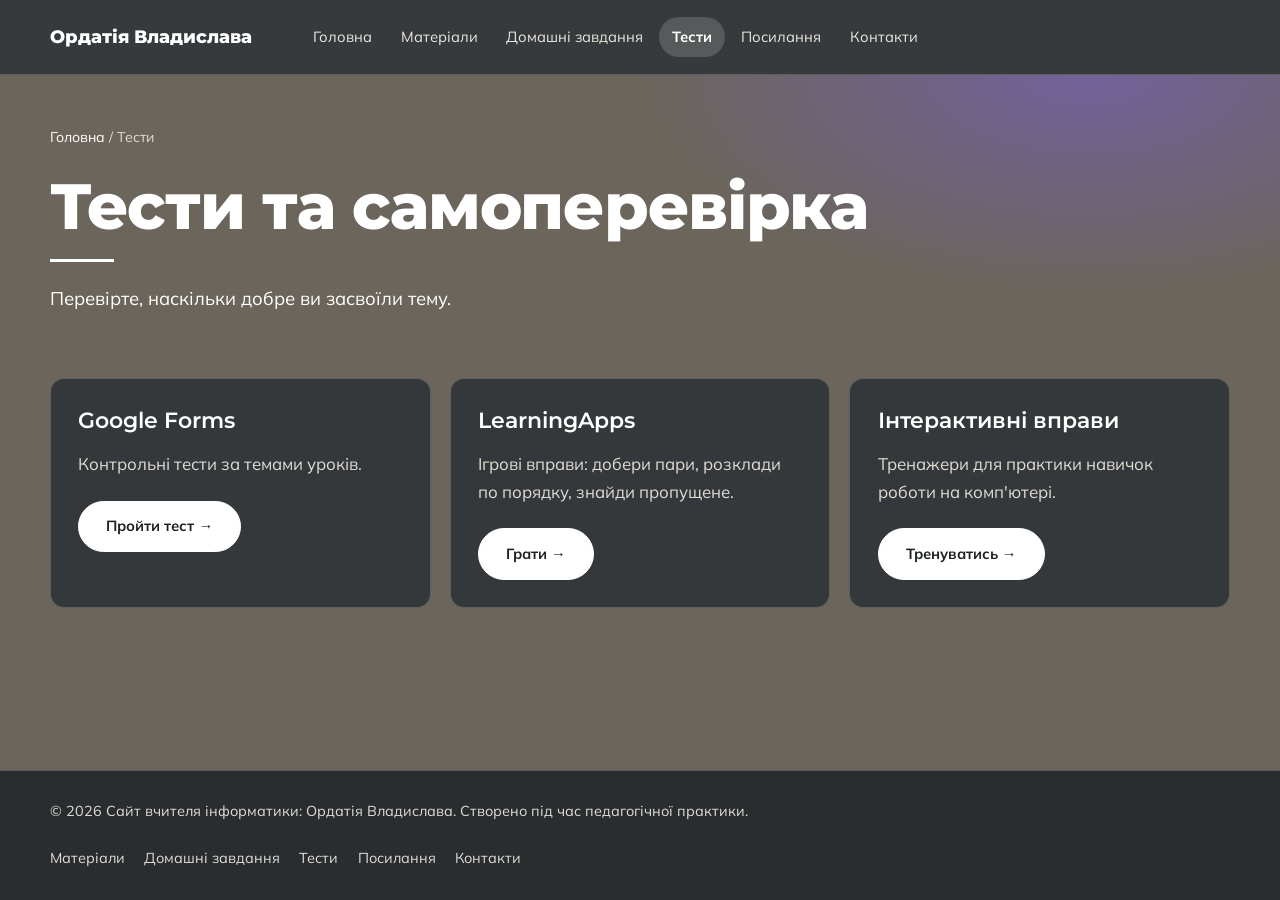
<file: tests.html>
<!DOCTYPE html>
<html lang="uk">
<head>
<meta charset="UTF-8">
<meta name="viewport" content="width=device-width, initial-scale=1">
<title>Тести — Ордатія Владислава</title>
<meta name="description" content="Персональний сайт вчителя інформатики для учнів 5–6 класів: матеріали, планування, домашні завдання, тести та корисні ресурси.">
<link rel="preconnect" href="https://fonts.googleapis.com">
<link rel="preconnect" href="https://fonts.gstatic.com" crossorigin>
<link href="https://fonts.googleapis.com/css2?family=Mulish:wght@400;600;700;800&family=Montserrat:wght@500;600;700;800&display=swap" rel="stylesheet">
<link rel="stylesheet" href="style.css">
</head>
<body>
<header class="bar">
  <div class="wrap">
    <a class="brand" href="index.html">Ордатія Владислава</a>
    <nav id="menu" aria-label="Головне меню"><ul><li><a href="index.html">Головна</a></li><li><a href="materials.html">Матеріали</a></li><li><a href="homework.html">Домашні завдання</a></li><li><a href="tests.html" aria-current="page">Тести</a></li><li><a href="links.html">Посилання</a></li><li><a href="contacts.html">Контакти</a></li></ul></nav>
    <button class="burger" aria-expanded="false" aria-controls="menu">Меню</button>
  </div>
</header>
<main>
<section class="page-head"><div class="wrap">
  <p class="crumbs"><a href="index.html">Головна</a> / Тести</p>
  <h1>Тести та самоперевірка</h1><p class="lead">Перевірте, наскільки добре ви засвоїли тему.</p>
</div></section>
<div class="body">
  <section class="block flush">
    <div class="cols three nob">
      <div class="cell"><h3>Google Forms</h3><p>Контрольні тести за темами уроків.</p><a class="btn accent" href="#" target="_blank" rel="noopener">Пройти тест →</a></div>
      <div class="cell"><h3>LearningApps</h3><p>Ігрові вправи: добери пари, розклади по порядку, знайди пропущене.</p><a class="btn accent" href="#" target="_blank" rel="noopener">Грати →</a></div>
      <div class="cell"><h3>Інтерактивні вправи</h3><p>Тренажери для практики навичок роботи на комп'ютері.</p><a class="btn accent" href="#" target="_blank" rel="noopener">Тренуватись →</a></div>
    </div>
  </section>
</div>
</main>
<footer>
  <div class="wrap">
    <span>© 2026 Сайт вчителя інформатики: Ордатія Владислава. Створено під час педагогічної практики.</span>
    <ul><li><a href="materials.html">Матеріали</a></li><li><a href="homework.html">Домашні завдання</a></li><li><a href="tests.html">Тести</a></li><li><a href="links.html">Посилання</a></li><li><a href="contacts.html">Контакти</a></li></ul>
  </div>
</footer>
<script src="script.js"></script>
</body>
</html>
</file>
<file: style.css>
:root{
  --bg:#6b655c;
  --card:#34383a;
  --fg:#ffffff;
  --mute:#e0ddd6;
  --gold:#ffffff;
  --gold-hover:#e6e1d8;
  --ink:#ddd4ff;
  --gold-soft:rgba(255,255,255,.09);
  --line:rgba(255,255,255,.20);
  --tint:#434849;
  --serif:"Montserrat","Segoe UI",Arial,sans-serif;
  --sans:"Mulish","Segoe UI",Arial,sans-serif;
}
*{box-sizing:border-box;margin:0;padding:0}
html{scroll-behavior:smooth;color-scheme:light}
body{
  font-family:var(--sans);font-size:1.05rem;line-height:1.65;
  background:var(--bg);color:var(--fg);
  min-height:100vh;display:flex;flex-direction:column;
}
main{flex:1}
a{color:inherit}
:focus-visible{outline:3px solid var(--gold);outline-offset:3px;border-radius:6px}
.wrap{width:min(1180px,100% - 2.5rem);margin-inline:auto}
mark{background:var(--gold);color:#1f2224;border-radius:3px;padding:0 .1em}

/* ---------- Шапка ---------- */
.bar{position:sticky;top:0;z-index:30;background:rgba(52,56,58,.95);backdrop-filter:blur(10px);-webkit-backdrop-filter:blur(10px);border-bottom:1px solid var(--line)}
.bar .wrap{display:flex;align-items:center;min-height:74px;gap:1rem}
.brand{display:flex;align-items:center;gap:.7rem;text-decoration:none;font-family:var(--serif);font-weight:800;font-size:1.15rem;white-space:nowrap}
.brand svg{width:34px;height:34px;flex-shrink:0}
.brand span{border-bottom:2px solid var(--gold);padding-bottom:2px}
nav{margin-left:2rem}
nav ul{list-style:none;display:flex;gap:.2rem}
nav a{display:block;padding:.5rem .8rem;text-decoration:none;font-size:.92rem;color:#ebe8e1;border-radius:999px;transition:color .15s}
nav a:hover{color:var(--ink)}
nav a[aria-current="page"]{color:#fff;font-weight:700;background:rgba(255,255,255,.16)}
.burger{display:none;margin-left:auto;font:inherit;font-size:.9rem;background:none;border:1px solid var(--line);color:var(--fg);border-radius:999px;padding:.5rem 1rem;cursor:pointer}

/* ---------- Кнопки ---------- */
.btn{
  display:inline-block;font:inherit;font-weight:700;font-size:.92rem;text-decoration:none;cursor:pointer;
  padding:.8rem 1.7rem;border-radius:999px;border:1px solid var(--line);background:transparent;color:var(--fg);
  transition:background .15s,color .15s,border-color .15s;
}
.btn:hover{border-color:var(--ink);color:var(--ink)}
.btn.gold,.btn.accent{background:var(--gold);border-color:var(--gold);color:#1f2224}
.btn.gold:hover,.btn.accent:hover{background:var(--gold-hover);border-color:var(--gold-hover);color:#1f2224}
.btns{display:flex;gap:.9rem;flex-wrap:wrap}

/* ---------- Головна ---------- */
.hero{
  position:relative;overflow:hidden;min-height:min(88vh,780px);display:flex;align-items:center;justify-content:center;text-align:center;
  background:linear-gradient(to bottom,#80796d 0,#80796d 76%,#2f3335 76%,#2f3335 100%);
}
.hero::before{
  content:"";position:absolute;top:5%;right:11%;width:124px;height:58px;
  background:
    radial-gradient(circle 28px at 29px 29px,#ebe8e1 97%,transparent 100%),
    radial-gradient(circle 28px at 95px 29px,#ebe8e1 97%,transparent 100%);
}
.hero-art{position:absolute;inset:0;pointer-events:none}
.hero-art span{
  position:absolute;left:50%;top:7%;width:clamp(110px,13vw,180px);height:84%;
  transform:translateX(-50%) rotate(14deg);border-radius:4px;font-size:0;color:transparent;
  background:
    radial-gradient(circle at 28% 18%,#ff5ecb 0 7px,transparent 8px),
    radial-gradient(circle at 70% 42%,#4de1ff 0 9px,transparent 10px),
    radial-gradient(circle at 36% 68%,#ff5ecb 0 6px,transparent 7px),
    radial-gradient(circle at 72% 88%,#4de1ff 0 7px,transparent 8px),
    linear-gradient(160deg,#2b2a86 0%,#5436e6 38%,#8d3fd2 68%,#242a73 100%);
  box-shadow:0 30px 50px rgba(0,0,0,.35);
}
.hero-art::before{
  content:"";position:absolute;left:9%;top:32%;width:92px;height:230px;
  border:5px solid #c4b5ff;transform:rotate(-9deg);
}
.hero-inner{position:relative;z-index:1;padding:5rem 0 6rem}
.hero h1{font-family:var(--serif);font-weight:800;font-size:clamp(2.4rem,6.4vw,5rem);line-height:1.08;max-width:15ch;margin-inline:auto;letter-spacing:-.02em;color:#fff;text-shadow:0 2px 24px rgba(0,0,0,.25)}
.hero h1 em{display:block;font-style:normal;font-weight:700;color:#ddd4ff}
.hero .btns{margin-top:.2rem;justify-content:center}
.hero-sub{margin:1.6rem auto 2.2rem;max-width:30rem;color:#fff;font-size:1.1rem}

.section{padding:4.5rem 0 0}
.section:last-of-type{padding-bottom:5rem}
.section h2{font-family:var(--serif);font-weight:700;font-size:clamp(1.7rem,3.4vw,2.5rem);margin-bottom:1.6rem}
.about-card{border:1px solid var(--line);border-left:3px solid var(--gold);border-radius:14px;background:var(--card);padding:1.8rem 2rem;max-width:52rem;font-size:1.15rem}
.about-card small{display:block;color:var(--ink);font-weight:700;font-size:.85rem;margin-bottom:.5rem}

.index-grid{display:grid;grid-template-columns:repeat(3,1fr);gap:1.2rem}
.tile{
  display:flex;flex-direction:column;min-height:230px;padding:1.6rem;text-decoration:none;
  background:var(--card);border:1px solid var(--line);border-radius:14px;
  transition:border-color .2s,transform .2s,background .2s;
}
.tile .num{font-family:var(--serif);font-style:italic;font-size:1.3rem;color:var(--ink)}
.tile h3{font-family:var(--serif);font-weight:600;font-size:1.55rem;line-height:1.2;margin:1.6rem 0 .5rem}
.tile p{color:var(--mute);font-size:.95rem}
.tile .arrow{margin-top:auto;padding-top:1rem;color:var(--ink);font-size:1.6rem;line-height:1;transition:transform .2s}
.tile:hover{border-color:var(--gold);transform:translateY(-3px);background:#3f4447;box-shadow:0 10px 28px rgba(0,0,0,.35)}
.tile:hover .arrow{transform:translateX(8px)}

/* ---------- Внутрішні сторінки ---------- */
.page-head{padding:3.2rem 0 1.4rem;background:radial-gradient(ellipse 50% 120% at 85% 0%,rgba(124,92,255,.38) 0%,transparent 70%)}
.crumbs{font-size:.88rem;color:var(--mute);margin-bottom:1.4rem}
.crumbs a{text-decoration:none;color:var(--fg)}
.crumbs a:hover{color:var(--ink)}
.page-head h1{font-family:var(--serif);font-weight:800;letter-spacing:-.02em;font-size:clamp(2.2rem,5.5vw,4rem);line-height:1.08}
.page-head h1::after{content:"";display:block;width:64px;height:3px;background:var(--gold);margin-top:1.1rem}
.page-head p.lead{margin-top:1.4rem;max-width:40rem;font-size:1.15rem;color:#ffffff}

.body{width:min(1180px,100% - 2.5rem);margin-inline:auto;padding:1rem 0 5rem}
.block{padding:1.6rem 0}
.block > h2,.block.flush > h2{font-family:var(--serif);font-weight:700;font-size:clamp(1.5rem,3vw,2.1rem);margin:1rem 0 1.2rem;padding:0}
.cols{display:grid;grid-template-columns:1fr 1fr;gap:1.2rem}
.cols.three{grid-template-columns:repeat(3,1fr)}
.cols + .cols{margin-top:1.2rem}
.cell{background:var(--card);border:1px solid var(--line);border-radius:14px;padding:1.7rem}
.cell h3{font-family:var(--serif);font-weight:600;font-size:1.4rem;line-height:1.25;margin-bottom:1rem}
.cell p{color:var(--mute)}
.cell .btn{margin-top:1.4rem}

.rows{list-style:none;border-top:1px solid var(--line)}
.rows li{display:grid;grid-template-columns:2.6rem 1fr auto;gap:.8rem;align-items:baseline;padding:.9rem 0;border-bottom:1px solid var(--line)}
.rows .n{font-family:var(--serif);font-style:italic;color:var(--ink)}
.rows a.go{font-size:.88rem;font-weight:700;color:var(--ink);text-decoration:none;white-space:nowrap}
.rows a.go:hover{text-decoration:underline}

.checks{list-style:none;border-top:1px solid var(--line);margin-bottom:1.5rem}
.checks li{border-bottom:1px solid var(--line)}
.checks label{display:flex;gap:.9rem;align-items:flex-start;padding:.9rem 0;cursor:pointer}
.checks input{appearance:none;-webkit-appearance:none;width:1.3rem;height:1.3rem;border:2px solid var(--ink);border-radius:6px;margin-top:.25rem;flex-shrink:0;cursor:pointer;background:transparent;position:relative}
.checks input:checked{background:var(--gold);border-color:var(--gold)}
.checks input:checked::after{content:"";position:absolute;left:.33rem;top:.07rem;width:.35rem;height:.7rem;border:solid #1f2224;border-width:0 2px 2px 0;transform:rotate(45deg)}
.checks input:checked + span{text-decoration:line-through;color:var(--mute)}
.tag{display:inline-block;font-size:.88rem;font-weight:700;color:var(--ink);border:1px solid var(--ink);border-radius:999px;padding:.25rem 1rem}

.table-scroll{overflow-x:auto}
table{width:100%;border-collapse:collapse}
th{font-weight:700;font-size:.82rem;text-align:left;padding:.75rem .9rem;background:var(--tint);color:var(--ink)}
td{padding:.8rem .9rem;border-bottom:1px solid var(--line);vertical-align:top}
.block > .table-scroll{border:1px solid var(--line);border-radius:14px}
.block > .table-scroll tr:last-child td{border-bottom:0}

.tabs{display:inline-flex;border:1px solid var(--line);border-radius:999px;padding:4px;margin-bottom:1.6rem}
.tab{font:inherit;font-weight:700;font-size:.92rem;padding:.55rem 1.5rem;border:0;border-radius:999px;background:transparent;color:var(--fg);cursor:pointer}
.tab[aria-selected="true"]{background:var(--gold);color:#1f2224}
.plan-panel[hidden]{display:none}
.plan-meta{font-size:.9rem;color:var(--mute);margin-bottom:1.4rem;max-width:52rem}
.plan-topic{background:var(--card);border:1px solid var(--line);border-radius:14px;margin-bottom:1rem;overflow:hidden}
.plan-topic summary{cursor:pointer;display:flex;align-items:center;gap:1rem;padding:1.1rem 1.4rem;font-family:var(--serif);font-weight:600;font-size:1.2rem;list-style:none}
.plan-topic summary::-webkit-details-marker{display:none}
.plan-topic summary em{font-style:normal;font-family:var(--sans);font-size:.85rem;font-weight:700;color:var(--ink);margin-left:auto;white-space:nowrap}
.plan-topic summary::after{content:"+";color:var(--ink);font-size:1.5rem;line-height:1;font-family:var(--sans)}
.plan-topic[open] summary{border-bottom:1px solid var(--line)}
.plan-topic[open] summary::after{content:"–"}
.plan-table th{background:var(--tint)}
.plan-table td:first-child{width:3.5rem;font-family:var(--serif);font-style:italic;color:var(--ink)}
.plan-table tr:last-child td{border-bottom:0}
.plan-table tr.sem td{background:var(--gold-soft);color:var(--ink);font-weight:700;font-size:.9rem}

.mail{display:inline-block;font-family:var(--serif);font-weight:600;font-size:clamp(1.3rem,3vw,2rem);color:var(--ink);text-decoration:none;border-bottom:2px solid var(--gold);word-break:break-all;line-height:1.2}
.mail:hover{color:#ffffff;border-color:#ffffff}

footer{border-top:1px solid var(--line);background:#2a2d2f;color:var(--mute)}
footer .wrap{display:flex;justify-content:space-between;gap:1.5rem;flex-wrap:wrap;padding:1.8rem 0;font-size:.9rem}
footer ul{list-style:none;display:flex;gap:1.2rem;flex-wrap:wrap}
footer a{text-decoration:none}
footer a:hover{color:var(--ink)}



/* ---------- Друк ---------- */
@media print{
  @page{size:A4;margin:14mm}
  body{background:#fff;color:#000;font-size:11pt;display:block}
  .bar,footer,.d-note,.d-toolbar,.d-mode-hint,.crumbs,.lead,.add-entry,.entry-head .del,.sig-actions,.d-stats{display:none!important}
  .page-head{background:none;padding:0 0 .6rem}
  .page-head h1{font-size:20pt;text-align:center}
  .page-head h1::after{margin-inline:auto}
  .body{width:100%;padding:0}
  .block{padding:.6rem 0}
  .d-in{border:0;border-bottom:1px solid #000;border-radius:0;background:none!important;padding:.1rem 0;color:#000;-webkit-text-fill-color:#000;opacity:1}
  textarea.d-in{overflow:visible;resize:none;min-height:0}
  .entry,.final{border:1px solid #000;border-radius:0;break-inside:avoid;page-break-inside:avoid}
  .entry-head{background:#eee;border-color:#000}
  .teacher-box{background:none;border-color:#000}
  .sig-box{min-height:70px}
  .stamp{border-color:#000;color:#000}
  .cell{border:0;padding:0;background:none}
  .d-in::placeholder{color:transparent;-webkit-text-fill-color:transparent}
  input[type=date]::-webkit-calendar-picker-indicator{display:none}
  .sig-meta{color:#000}
  .d-field > span,.d-label,.teacher-box .who{color:#000}
}

/* ---------- Адаптивність ---------- */
@media (max-width:1120px){
  .burger{display:block}
  nav{display:none;position:absolute;top:100%;left:0;right:0;margin:0;background:#3a3e41;border-bottom:1px solid var(--line);padding:.5rem 1.25rem 1rem;box-shadow:0 14px 24px rgba(0,0,0,.35)}
  nav.open{display:block}
  nav ul{flex-direction:column}
  nav a{padding:.8rem .4rem;border-radius:0;border-bottom:1px solid var(--line)}
}
@media (max-width:860px){
  .index-grid,.cols.three{grid-template-columns:1fr 1fr}
  .cols{grid-template-columns:1fr}
  .hero-inner{padding:3.5rem 0}
  .hero-art::before{display:none}.hero::before{right:5%}
}
@media (max-width:560px){
  .index-grid,.cols.three{grid-template-columns:1fr}
  .tile{min-height:180px}
  .brand{font-size:1.05rem}
  .brand svg{width:28px;height:28px}
  .rows li{grid-template-columns:2rem 1fr}
  .rows a.go{grid-column:2}
}
@media (prefers-reduced-motion:reduce){html{scroll-behavior:auto}*{transition:none!important}}
[hidden]{display:none!important}


.rows li > span:nth-child(2){min-width:0}
.src{display:block;margin-top:.2rem;font-size:.82rem;line-height:1.5;color:var(--mute)}
.src a{color:var(--ink);text-decoration:underline;text-underline-offset:2px}
.src a:hover{color:var(--fg)}
.mat-note{font-size:.92rem;color:var(--mute);max-width:46rem;margin-bottom:1.2rem}


@media print{
  .cell{background:#fff!important}
  .cell *,.block > h2,.page-head h1{color:#000!important}
}
@media print{.block > h2{break-after:avoid;page-break-after:avoid}.block{break-inside:avoid}}

/* ---------- Матеріали: навігація по розділах, Про мене ---------- */
.sub-nav{display:flex;flex-wrap:wrap;gap:.6rem;margin:0 0 2rem}
.sub-nav a{border:1px solid var(--line);border-radius:999px;padding:.5rem 1.2rem;font-weight:700;font-size:.9rem;text-decoration:none}
.sub-nav a:hover{background:var(--gold);color:#1f2224;border-color:var(--gold)}
.block[id]{scroll-margin-top:5rem}
.about-me{display:grid;grid-template-columns:auto 1fr;gap:1.6rem;align-items:center}
.about-me .ava{width:84px;height:84px;border-radius:50%;background:var(--gold);color:#1f2224;display:grid;place-items:center;font-family:var(--serif);font-weight:800;font-size:1.9rem}
.about-me h3{font-family:var(--serif);font-size:1.5rem;margin-bottom:.4rem}
.about-me p{margin:0}
@media (max-width:560px){.about-me{grid-template-columns:1fr}}
</file>
